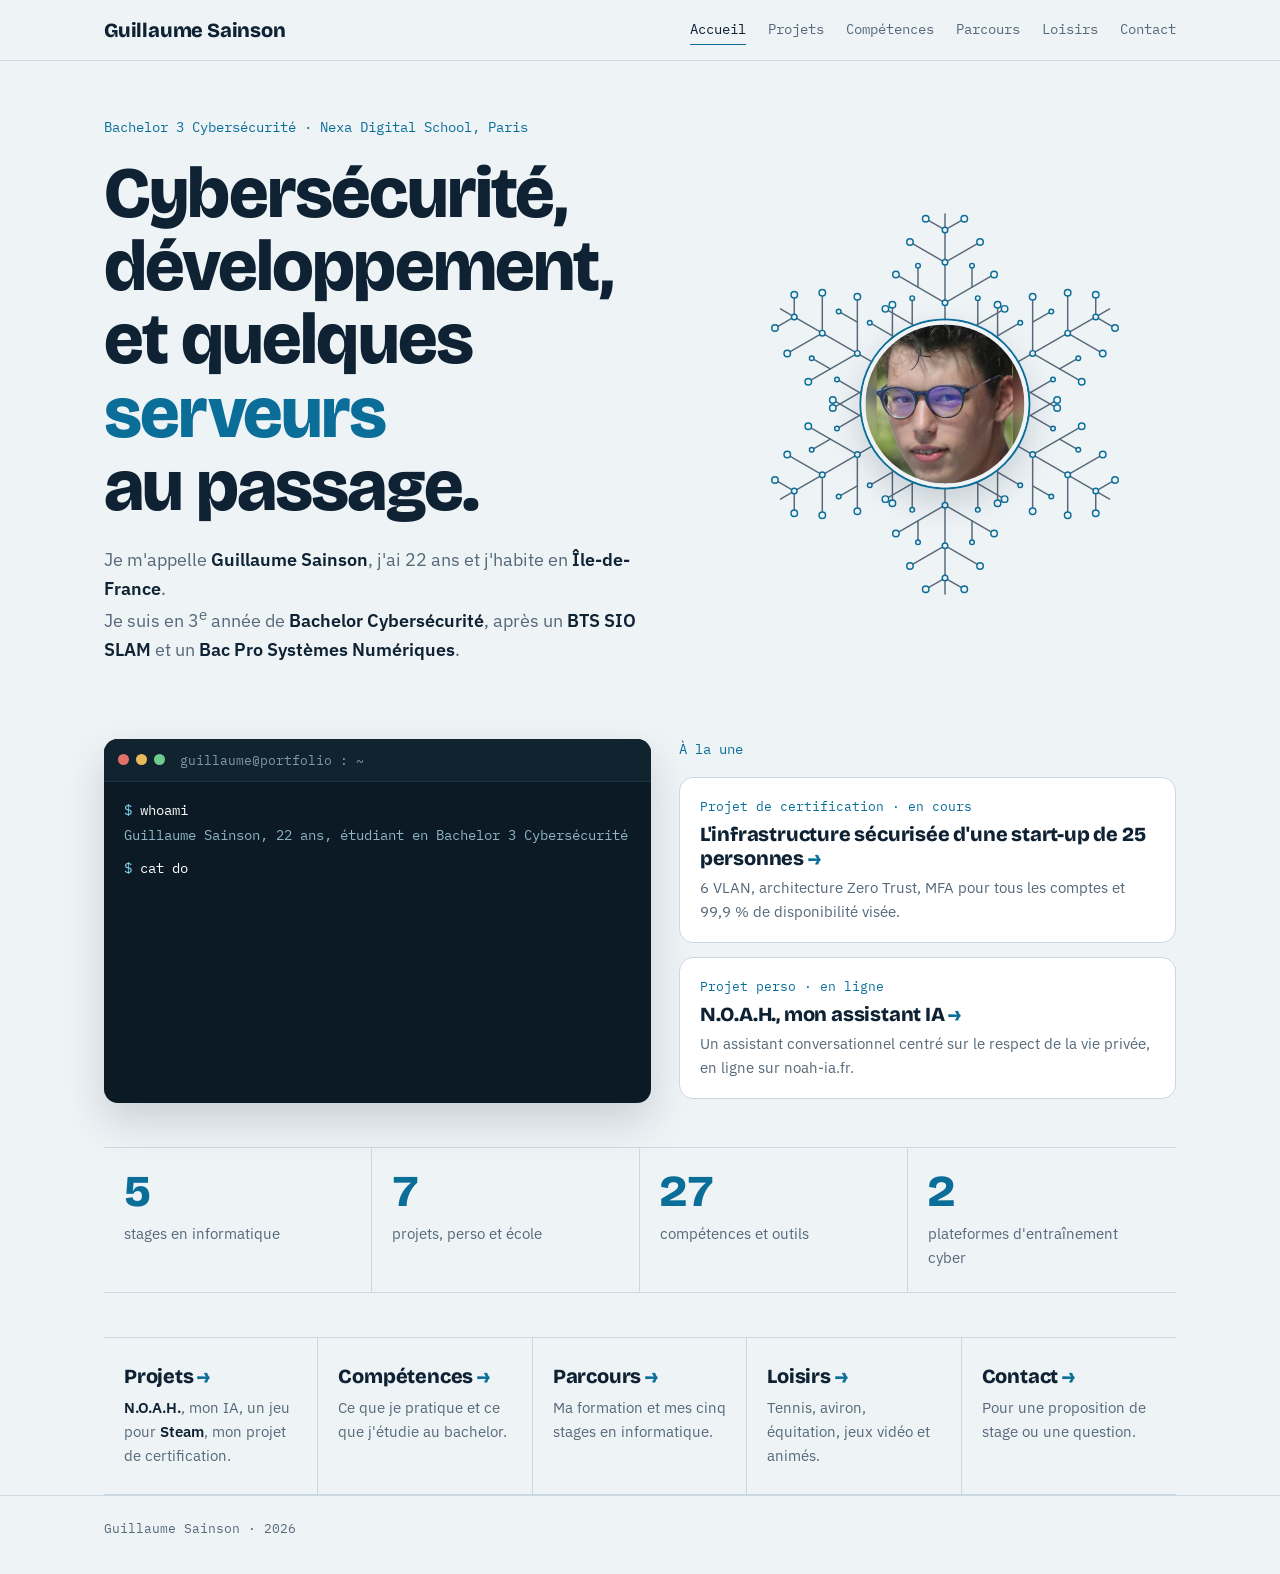
<file: index.html>
<!DOCTYPE html>
<html lang="fr">
<head>
  <meta charset="UTF-8">
  <meta name="viewport" content="width=device-width, initial-scale=1">
  <title>Portfolio Guillaume Sainson</title>
  <meta name="description" content="Portfolio de Guillaume Sainson, étudiant en 3e année de Bachelor Cybersécurité à Nexa Digital School, Paris.">
  <link rel="preconnect" href="https://fonts.googleapis.com">
  <link rel="preconnect" href="https://fonts.gstatic.com" crossorigin>
  <link href="https://fonts.googleapis.com/css2?family=Bricolage+Grotesque:opsz,wght@12..96,500;12..96,800&family=IBM+Plex+Mono:wght@400;500&family=IBM+Plex+Sans:wght@400;500;600&display=swap" rel="stylesheet">
  <link rel="stylesheet" href="css/style.css?v=202611180905">
</head>
<body>

  <!-- En-tête et menu (identiques sur toutes les pages) -->
  <header class="top">
    <div class="wrap">
      <a class="brand" href="index.html"><strong>Guillaume Sainson</strong></a>
      <nav aria-label="Pages">
        <a href="index.html" aria-current="page">Accueil</a>
        <a href="projets.html">Projets</a>
        <a href="competences.html">Compétences</a>
        <a href="parcours.html">Parcours</a>
        <a href="loisirs.html">Loisirs</a>
        <a href="contact.html">Contact</a>
      </nav>
    </div>
  </header>

  <!-- Contenu de la page -->
  <main>
  <div class="hero">
    <div class="wrap">
      <div>
        <p class="eyebrow">Bachelor 3 Cybersécurité · Nexa Digital School, Paris</p>
        <h1>Cybersécurité, développement, et quelques <em>serveurs</em> au passage.</h1>
        <p class="lead">Je m'appelle <b>Guillaume Sainson</b>, j'ai 22 ans et j'habite en <b>Île-de-France</b>.<br>Je suis en 3<sup>e</sup> année de <b>Bachelor Cybersécurité</b>, après un <b>BTS SIO SLAM</b> et un <b>Bac Pro Systèmes Numériques</b>.</p>
      </div>
      <div class="flake"><img class="avatar" src="images/profil/photo.jpg" alt="Photo de Guillaume Sainson" onerror="this.remove()"><canvas id="flake" role="img" aria-label="Flocon de neige dessiné comme un schéma de réseau"></canvas></div>
      <dl class="idcard" aria-label="En bref">
        <div><dt>Formation</dt><dd>Bachelor 3 Cybersécurité, Nexa Digital School</dd></div>
        <div><dt>Domaines</dt><dd>Systèmes, réseaux et sécurité</dd></div>
        <div><dt>Expérience</dt><dd>5 stages en informatique</dd></div>
        <div><dt>En ce moment</dt><dd>Projet de certification</dd></div>
        <div><dt>Lieu</dt><dd>Île-de-France</dd></div>
      </dl>
    </div>
  </div>

  

    <section class="home-band" aria-label="En bref">
      <div class="wrap">
        <div class="console" aria-label="Terminal de présentation">
          <div class="console-bar"><i></i><i></i><i></i><span>guillaume@portfolio : ~</span></div>
          <div class="console-body">
            <p class="ln cmd"><span class="pr">$</span> <span class="tx">whoami</span></p>
            <p class="ln out">Guillaume Sainson, 22 ans, étudiant en Bachelor 3 Cybersécurité</p>
            <p class="ln cmd"><span class="pr">$</span> <span class="tx">cat domaines.txt</span></p>
            <p class="ln out">Systèmes · Réseaux · Sécurité · Cloud</p>
            <p class="ln cmd"><span class="pr">$</span> <span class="tx">ls projets/</span></p>
            <p class="ln out">noah/  certification/  jeu-steam/  app-animes/</p>
            <p class="ln cmd"><span class="pr">$</span> <span class="tx">./en-ce-moment.sh</span></p>
            <p class="ln out">&gt; Projet de certification : sections 1 et 2 rédigées</p>
            <p class="ln out">&gt; Entraînement sur TryHackMe et Root-Me</p>
            <p class="ln cmd last"><span class="pr">$</span> <span class="cur" aria-hidden="true"></span></p>
          </div>
        </div>
        <div class="featured">
          <p class="eyebrow">À la une</p>
          <a class="feat" href="projets.html#projet-certification">
            <span class="feat-tag">Projet de certification · en cours</span>
            <strong>L'infrastructure sécurisée d'une start-up de 25 personnes</strong>
            <span>6 VLAN, architecture Zero Trust, MFA pour tous les comptes et 99,9 % de disponibilité visée.</span>
          </a>
          <a class="feat" href="projets.html#projet-noah">
            <span class="feat-tag">Projet perso · en ligne</span>
            <strong>N.O.A.H., mon assistant IA</strong>
            <span>Un assistant conversationnel centré sur le respect de la vie privée, en ligne sur noah-ia.fr.</span>
          </a>
        </div>
      </div>
    </section>

    <div class="wrap">
      <dl class="stats">
        <div><dt>5</dt><dd>stages en informatique</dd></div>
        <div><dt>7</dt><dd>projets, perso et école</dd></div>
        <div><dt>27</dt><dd>compétences et outils</dd></div>
        <div><dt>2</dt><dd>plateformes d'entraînement cyber</dd></div>
      </dl>
    </div>
    <div class="wrap">
      <nav class="doors" aria-label="Aller à une page">
        <a href="projets.html"><strong>Projets</strong><span><b>N.O.A.H.</b>, mon IA, un jeu pour <b>Steam</b>, mon projet de certification.</span></a>
        <a href="competences.html"><strong>Compétences</strong><span>Ce que je pratique et ce que j'étudie au bachelor.</span></a>
        <a href="parcours.html"><strong>Parcours</strong><span>Ma formation et mes cinq stages en informatique.</span></a>
        <a href="loisirs.html"><strong>Loisirs</strong><span>Tennis, aviron, équitation, jeux vidéo et animés.</span></a>
        <a href="contact.html"><strong>Contact</strong><span>Pour une proposition de stage ou une question.</span></a>
      </nav>
    </div>
  </main>

  <footer>
    <div class="wrap"><p>Guillaume Sainson · 2026</p></div>
  </footer>
  <script src="js/flocon.js?v=202611180905"></script>
  <script src="js/anim.js?v=202611180905"></script>
</body>
</html>
</file>
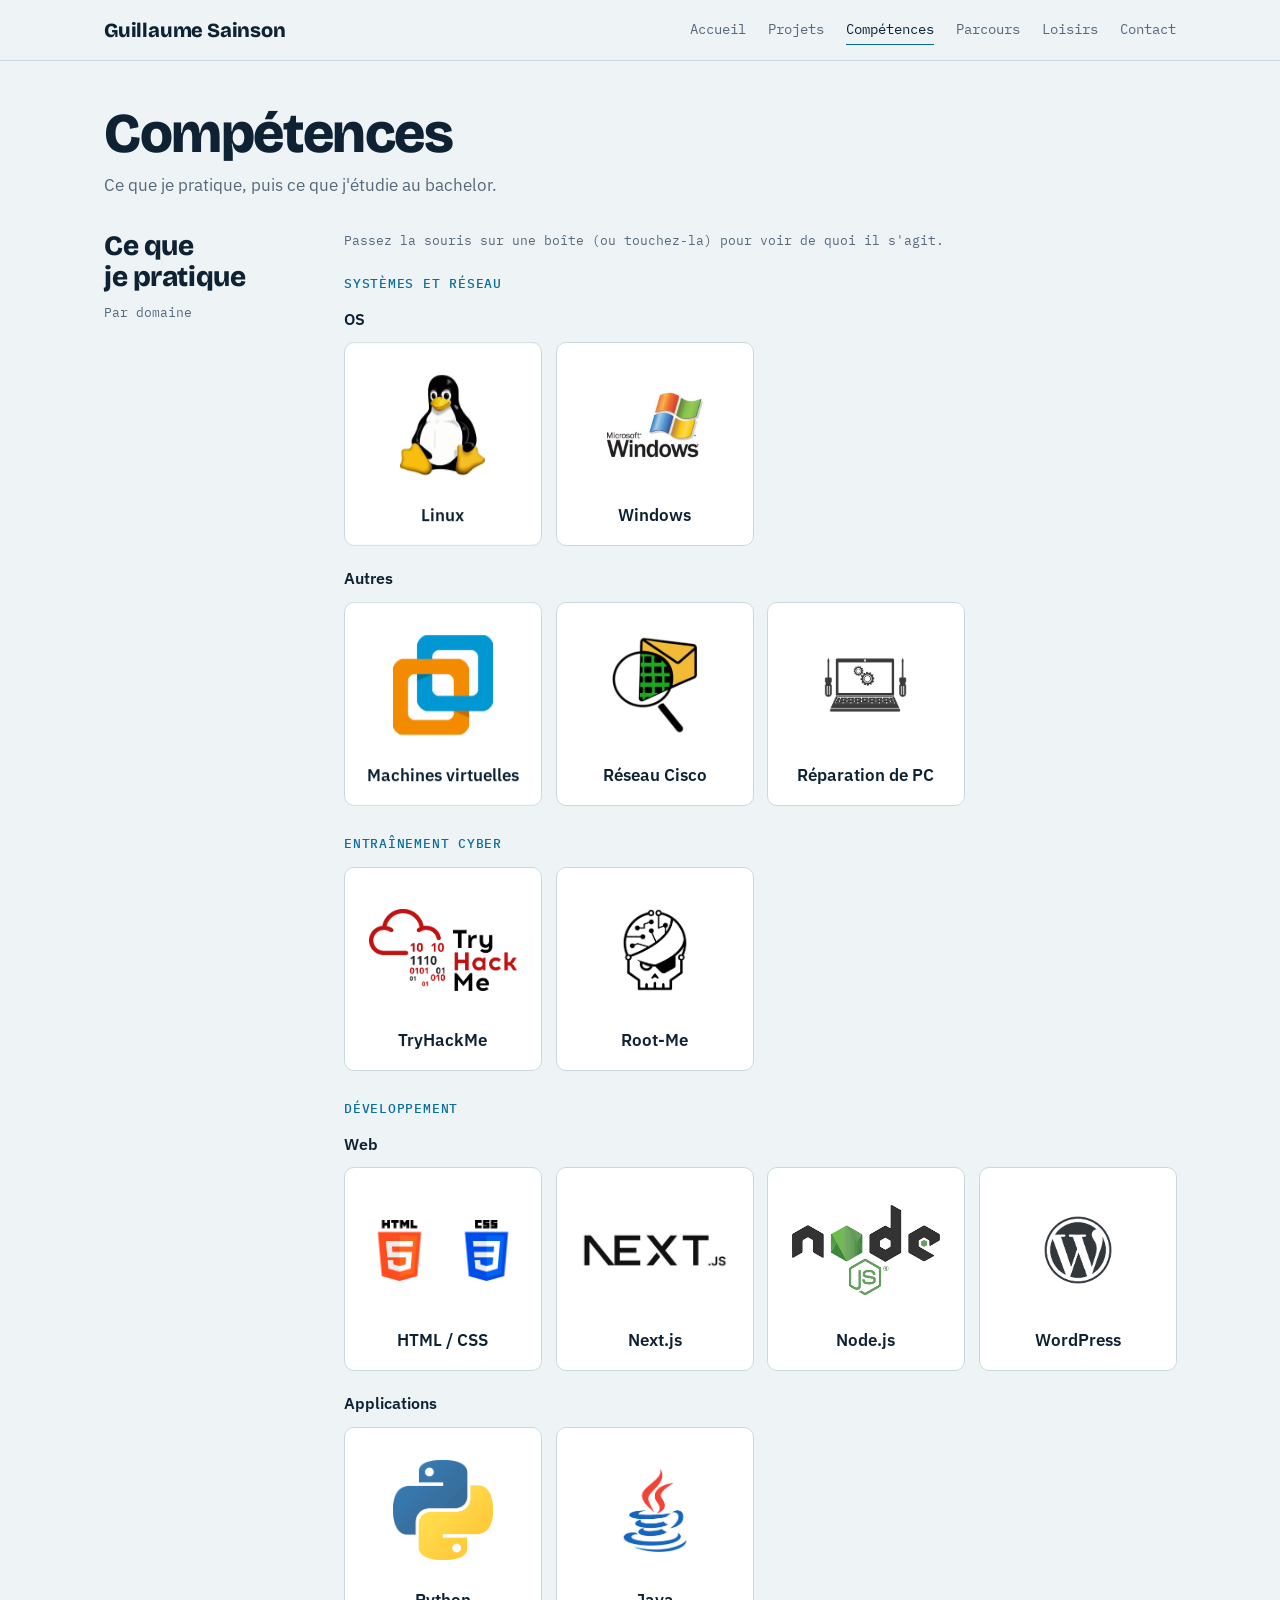
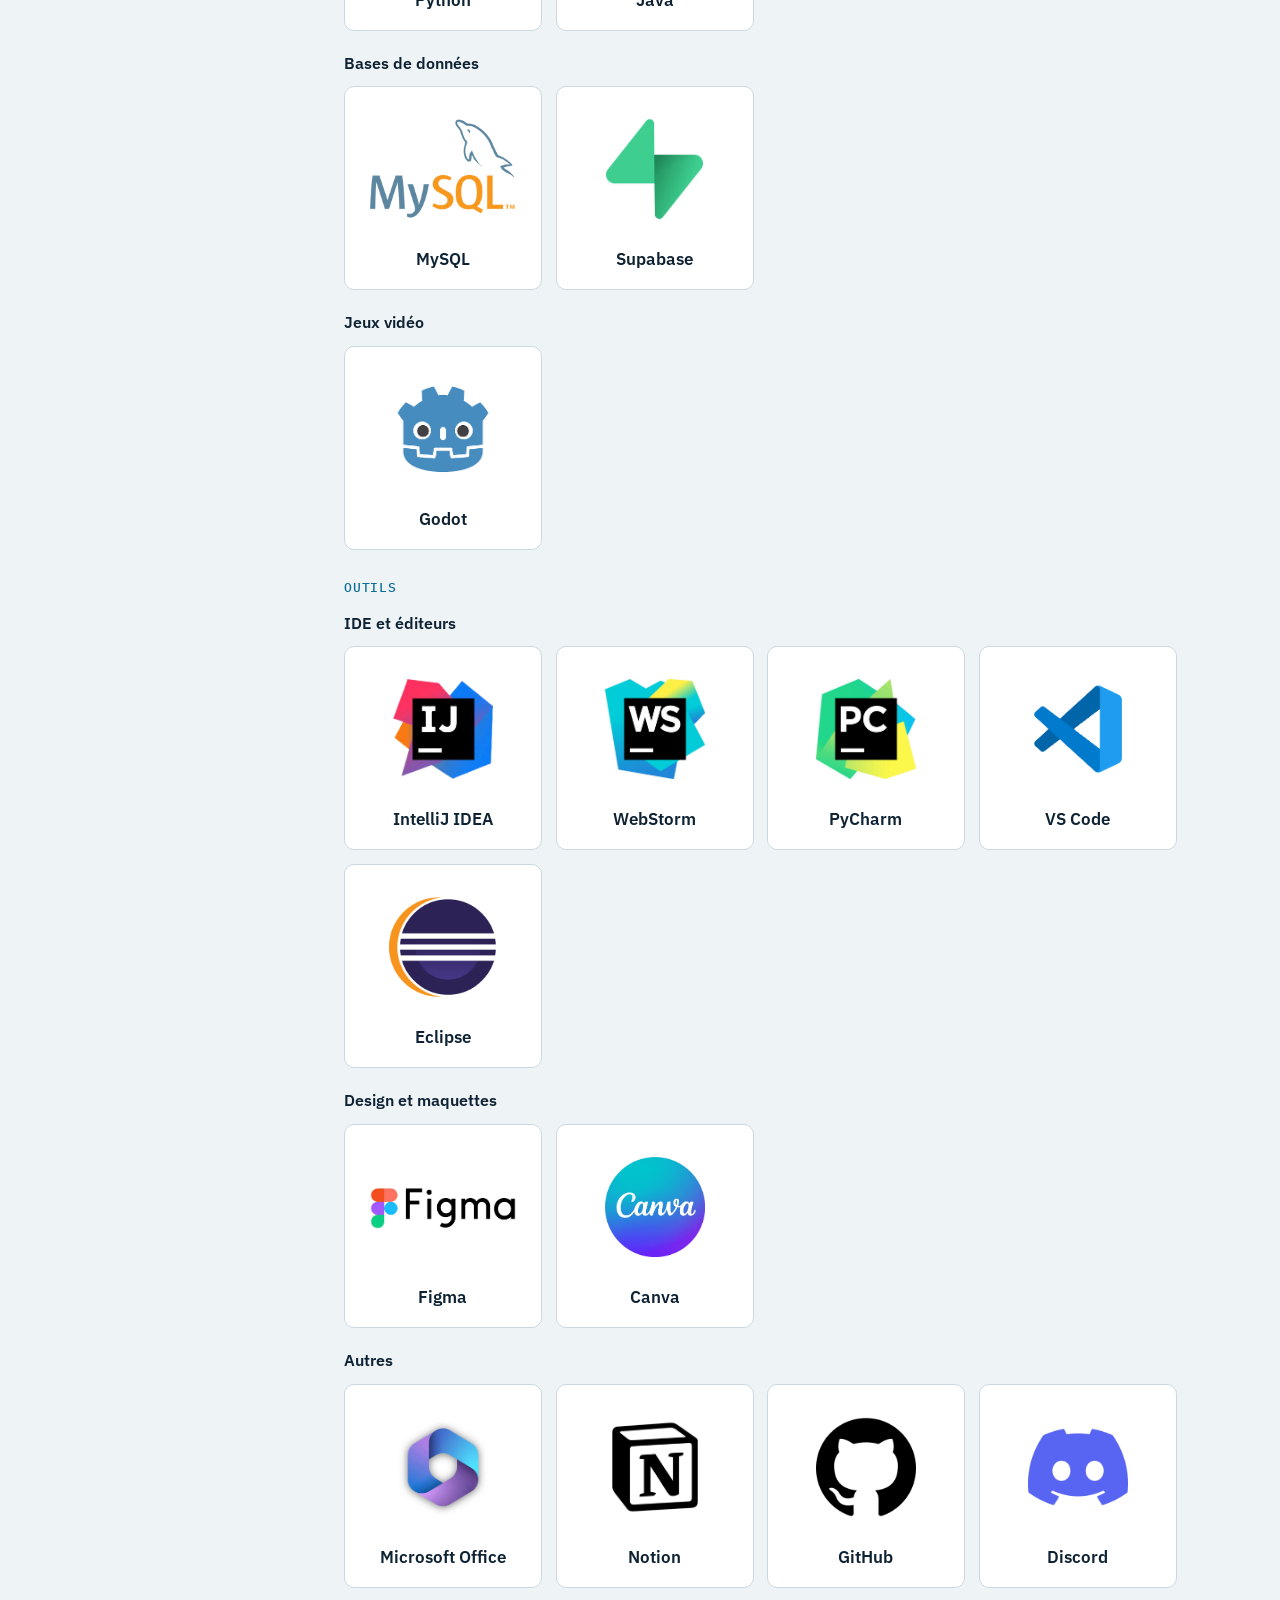
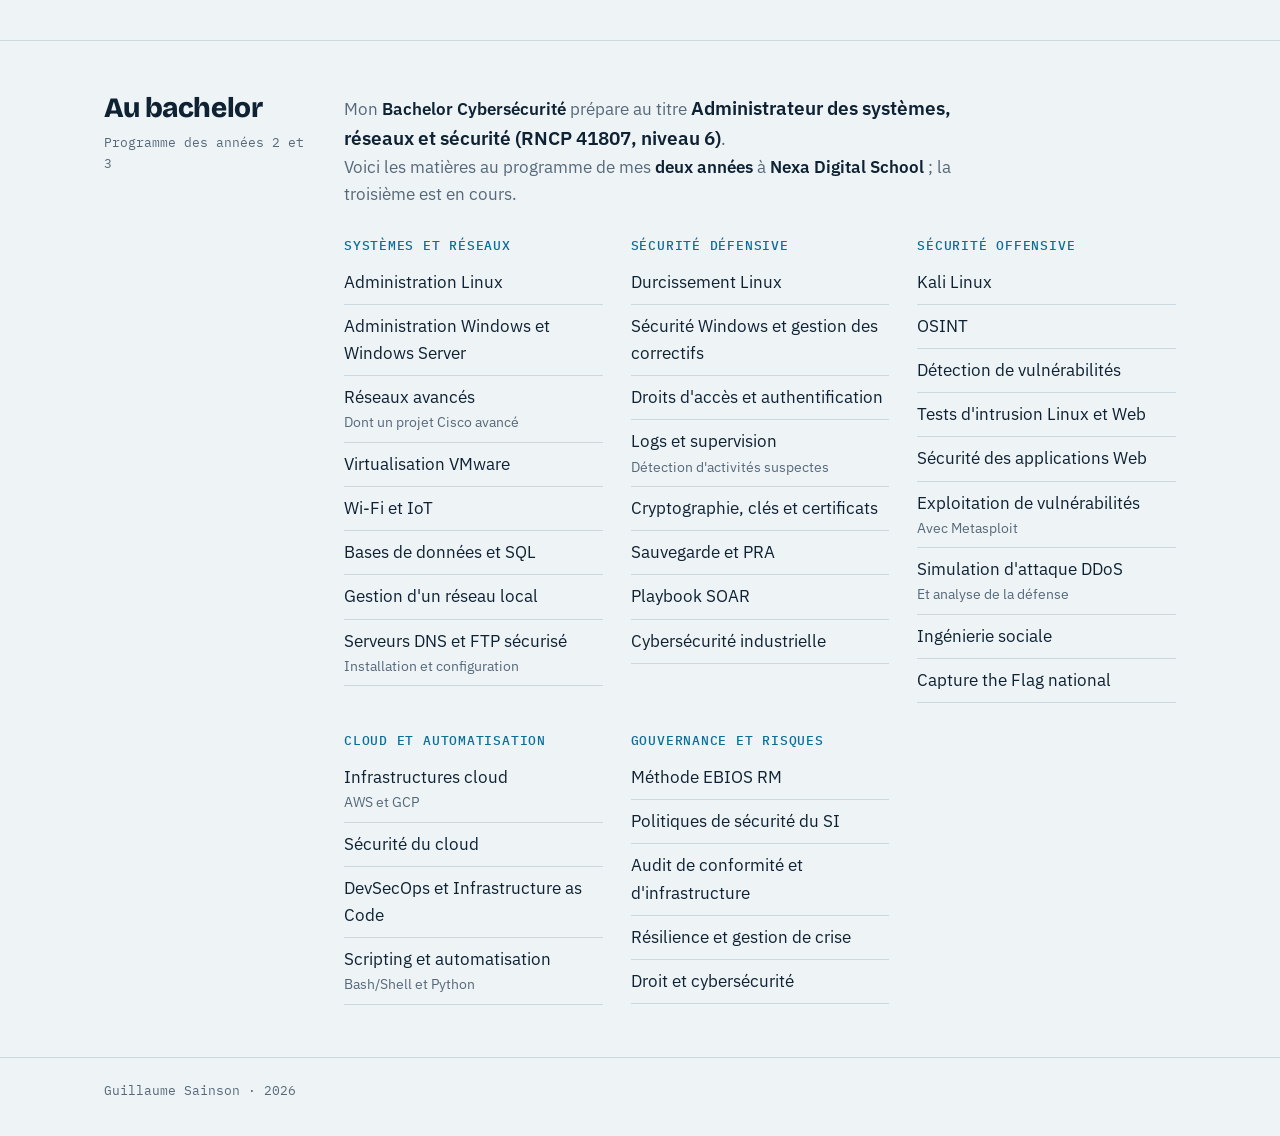
<file: competences.html>
<!DOCTYPE html>
<html lang="fr">
<head>
  <meta charset="UTF-8">
  <meta name="viewport" content="width=device-width, initial-scale=1">
  <title>Compétences · Guillaume Sainson</title>
  <meta name="description" content="Portfolio de Guillaume Sainson, étudiant en 3e année de Bachelor Cybersécurité à Nexa Digital School, Paris.">
  <link rel="preconnect" href="https://fonts.googleapis.com">
  <link rel="preconnect" href="https://fonts.gstatic.com" crossorigin>
  <link href="https://fonts.googleapis.com/css2?family=Bricolage+Grotesque:opsz,wght@12..96,500;12..96,800&family=IBM+Plex+Mono:wght@400;500&family=IBM+Plex+Sans:wght@400;500;600&display=swap" rel="stylesheet">
  <link rel="stylesheet" href="css/style.css?v=202611180905">
</head>
<body>

  <!-- En-tête et menu (identiques sur toutes les pages) -->
  <header class="top">
    <div class="wrap">
      <a class="brand" href="index.html"><strong>Guillaume Sainson</strong></a>
      <nav aria-label="Pages">
        <a href="index.html">Accueil</a>
        <a href="projets.html">Projets</a>
        <a href="competences.html" aria-current="page">Compétences</a>
        <a href="parcours.html">Parcours</a>
        <a href="loisirs.html">Loisirs</a>
        <a href="contact.html">Contact</a>
      </nav>
    </div>
  </header>

  <!-- Contenu de la page -->
  <main>
  <div class="pagehead"><div class="wrap"><h1>Compétences</h1><p>Ce que je pratique, puis ce que j'étudie au bachelor.</p></div></div>

  <section class="block flat">
    <div class="wrap">
      <div class="side"><h2>Ce que je pratique</h2><p>Par domaine</p></div>
      <div>
        <p class="hint">Passez la souris sur une boîte (ou touchez-la) pour voir de quoi il s'agit.</p>
<h3 class="grp">Systèmes et réseau</h3>
<h4 class="sub">OS</h4>
<ul class="tiles">
          <li class="tile" tabindex="0">
            <span class="front">
              <span class="ico"><img src="images/competences/linux.png" alt="" loading="lazy" onerror="this.remove()"><span class="mono" aria-hidden="true">LX</span></span>
              <span class="name">Linux</span>
            </span>
            <span class="back">
              <strong>Linux</strong>
              <span>Le système des <b>serveurs</b>.<br><b>Administration</b> et <b>durcissement</b> vus au bachelor.</span>
              <span class="lvl" role="img" aria-label="Niveau 3 sur 5"><i class="on"></i><i class="on"></i><i class="on"></i><i></i><i></i><b>3/5</b></span>
            </span>
          </li>
          <li class="tile" tabindex="0">
            <span class="front">
              <span class="ico"><img src="images/competences/windows.png" alt="" loading="lazy" onerror="this.remove()"><span class="mono" aria-hidden="true">WN</span></span>
              <span class="name">Windows</span>
            </span>
            <span class="back">
              <strong>Windows</strong>
              <span><b>Windows</b> et <b>Windows Server</b>.<br><b>Administration</b>, <b>sécurité</b> et gestion des correctifs vus au bachelor.</span>
            </span>
          </li>
</ul>
<h4 class="sub">Autres</h4>
<ul class="tiles">
          <li class="tile" tabindex="0">
            <span class="front">
              <span class="ico"><img src="images/competences/vm.png" alt="" loading="lazy" onerror="this.remove()"><span class="mono" aria-hidden="true">VM</span></span>
              <span class="name">Machines virtuelles</span>
            </span>
            <span class="back">
              <strong>Machines virtuelles</strong>
              <span>Création et gestion de <b>machines virtuelles</b>, notamment avec <b>VMware</b>.</span>
            </span>
          </li>
          <li class="tile" tabindex="0">
            <span class="front">
              <span class="ico"><img src="images/competences/cisco.png" alt="" loading="lazy" onerror="this.remove()"><span class="mono" aria-hidden="true">CI</span></span>
              <span class="name">Réseau Cisco</span>
            </span>
            <span class="back">
              <strong>Réseau Cisco</strong>
              <span>Configuration de réseaux : <b>routage</b>, <b>commutation</b>, <b>VLAN</b>.<br>Simulation avec <b>Packet Tracer</b>.</span>
            </span>
          </li>
          <li class="tile" tabindex="0">
            <span class="front">
              <span class="ico"><img src="images/competences/pc.png" alt="" loading="lazy" onerror="this.remove()"><span class="mono" aria-hidden="true">PC</span></span>
              <span class="name">Réparation de PC</span>
            </span>
            <span class="back">
              <strong>Réparation de PC</strong>
              <span><b>Diagnostic</b>, <b>montage</b> et <b>réparation</b> d'ordinateurs, tablettes et périphériques.</span>
              <span class="lvl" role="img" aria-label="Niveau 4 sur 5"><i class="on"></i><i class="on"></i><i class="on"></i><i class="on"></i><i></i><b>4/5</b></span>
            </span>
          </li>
</ul>
<h3 class="grp">Entraînement cyber</h3>
<ul class="tiles">
<li class="tile tile-link"><a href="https://tryhackme.com/p/frozerytb3" aria-label="TryHackMe, voir mon profil"><span class="front"><span class="ico"><img src="images/competences/tryhackme.png" alt="" loading="lazy" onerror="this.remove()"><span class="mono" aria-hidden="true">THM</span></span><span class="name">TryHackMe</span></span><span class="back"><strong>TryHackMe</strong><span>Plateforme d'<b>entraînement</b> à la cybersécurité, par <b>salles guidées</b>.</span><span class="cta">Cliquez pour voir mon profil →</span></span></a></li>
<li class="tile tile-link"><a href="https://www.root-me.org/FrozerYTB" aria-label="Root-Me, voir mon profil"><span class="front"><span class="ico"><img src="images/competences/rootme.png" alt="" loading="lazy" onerror="this.remove()"><span class="mono" aria-hidden="true">RM</span></span><span class="name">Root-Me</span></span><span class="back"><strong>Root-Me</strong><span>Plateforme française de <b>challenges</b> de sécurité et de hacking.</span><span class="cta">Cliquez pour voir mon profil →</span></span></a></li>
</ul>
<h3 class="grp">Développement</h3>
<h4 class="sub">Web</h4>
<ul class="tiles">
          <li class="tile" tabindex="0">
            <span class="front">
              <span class="ico"><img src="images/competences/html.png" alt="" loading="lazy" onerror="this.remove()"><img src="images/competences/css.png" alt="" loading="lazy" onerror="this.remove()"><span class="mono" aria-hidden="true">&lt;/&gt;</span></span>
              <span class="name">HTML / CSS</span>
            </span>
            <span class="back">
              <strong>HTML / CSS</strong>
              <span>Les langages qui <b>structurent</b> et <b>mettent en forme</b> les pages web.</span>
              <span class="lvl" role="img" aria-label="Niveau 2 sur 5"><i class="on"></i><i class="on"></i><i></i><i></i><i></i><b>2/5</b></span>
            </span>
          </li>
          <li class="tile" tabindex="0">
            <span class="front">
              <span class="ico"><img src="images/competences/nextjs.png" alt="" loading="lazy" onerror="this.remove()"><span class="mono" aria-hidden="true">NX</span></span>
              <span class="name">Next.js</span>
            </span>
            <span class="back">
              <strong>Next.js</strong>
              <span><b>Framework web</b>.<br>Je l'utilise pour le site de <b>N.O.A.H.</b></span>
              <span class="lvl" role="img" aria-label="Niveau 1 sur 5"><i class="on"></i><i></i><i></i><i></i><i></i><b>1/5</b></span>
            </span>
          </li>
          <li class="tile" tabindex="0">
            <span class="front">
              <span class="ico"><img src="images/competences/nodejs.png" alt="" loading="lazy" onerror="this.remove()"><span class="mono" aria-hidden="true">ND</span></span>
              <span class="name">Node.js</span>
            </span>
            <span class="back">
              <strong>Node.js</strong>
              <span><b>Environnement d'exécution</b> <b>JavaScript</b>.<br><b>Next.js</b> tourne dessus.</span>
              <span class="lvl" role="img" aria-label="Niveau 1 sur 5"><i class="on"></i><i></i><i></i><i></i><i></i><b>1/5</b></span>
            </span>
          </li>
          <li class="tile" tabindex="0">
            <span class="front">
              <span class="ico"><img src="images/competences/wordpress.png" alt="" loading="lazy" onerror="this.remove()"><span class="mono" aria-hidden="true">WP</span></span>
              <span class="name">WordPress</span>
            </span>
            <span class="back">
              <strong>WordPress</strong>
              <span><b>Création de sites</b> sans tout coder, pratiquée en stage.</span>
            </span>
          </li>
</ul>
<h4 class="sub">Applications</h4>
<ul class="tiles">
          <li class="tile" tabindex="0">
            <span class="front">
              <span class="ico"><img src="images/competences/python.png" alt="" loading="lazy" onerror="this.remove()"><span class="mono" aria-hidden="true">PY</span></span>
              <span class="name">Python</span>
            </span>
            <span class="back">
              <strong>Python</strong>
              <span>Langage de <b>script</b> et d'<b>automatisation</b>.<br>C'est celui de mon IA <b>N.O.A.H.</b></span>
              <span class="lvl" role="img" aria-label="Niveau 1 sur 5"><i class="on"></i><i></i><i></i><i></i><i></i><b>1/5</b></span>
            </span>
          </li>
          <li class="tile" tabindex="0">
            <span class="front">
              <span class="ico"><img src="images/competences/java.png" alt="" loading="lazy" onerror="this.remove()"><span class="mono" aria-hidden="true">JV</span></span>
              <span class="name">Java</span>
            </span>
            <span class="back">
              <strong>Java</strong>
              <span>Langage de programmation <b>orienté objet</b>.</span>
              <span class="lvl" role="img" aria-label="Niveau 1 sur 5"><i class="on"></i><i></i><i></i><i></i><i></i><b>1/5</b></span>
            </span>
          </li>
</ul>
<h4 class="sub">Bases de données</h4>
<ul class="tiles">
          <li class="tile" tabindex="0">
            <span class="front">
              <span class="ico"><img src="images/competences/mysql.png" alt="" loading="lazy" onerror="this.remove()"><span class="mono" aria-hidden="true">SQL</span></span>
              <span class="name">MySQL</span>
            </span>
            <span class="back">
              <strong>MySQL</strong>
              <span><b>Base de données</b> relationnelle, interrogée en <b>SQL</b>.</span>
            </span>
          </li>
          <li class="tile" tabindex="0">
            <span class="front">
              <span class="ico"><img src="images/competences/supabase.png" alt="" loading="lazy" onerror="this.remove()"><span class="mono" aria-hidden="true">SB</span></span>
              <span class="name">Supabase</span>
            </span>
            <span class="back">
              <strong>Supabase</strong>
              <span><b>Base de données</b> en ligne et <b>authentification</b>, basée sur <b>PostgreSQL</b>.</span>
            </span>
          </li>
</ul>
<h4 class="sub">Jeux vidéo</h4>
<ul class="tiles">
          <li class="tile" tabindex="0">
            <span class="front">
              <span class="ico"><img src="images/competences/godot.png" alt="" loading="lazy" onerror="this.remove()"><span class="mono" aria-hidden="true">GD</span></span>
              <span class="name">Godot</span>
            </span>
            <span class="back">
              <strong>Godot</strong>
              <span><b>Moteur de jeu</b>.<br>Je l'utilise pour mon jeu destiné à <b>Steam</b>.</span>
              <span class="lvl" role="img" aria-label="Niveau 1 sur 5"><i class="on"></i><i></i><i></i><i></i><i></i><b>1/5</b></span>
            </span>
          </li>
</ul>
<h3 class="grp">Outils</h3>
<h4 class="sub">IDE et éditeurs</h4>
<ul class="tiles">
          <li class="tile" tabindex="0">
            <span class="front">
              <span class="ico"><img src="images/competences/intellij.png" alt="" loading="lazy" onerror="this.remove()"><span class="mono" aria-hidden="true">IJ</span></span>
              <span class="name">IntelliJ IDEA</span>
            </span>
            <span class="back">
              <strong>IntelliJ IDEA</strong>
              <span><b>Environnement de développement</b> pour <b>Java</b>.</span>
              <span class="lvl" role="img" aria-label="Niveau 4 sur 5"><i class="on"></i><i class="on"></i><i class="on"></i><i class="on"></i><i></i><b>4/5</b></span>
            </span>
          </li>
          <li class="tile" tabindex="0">
            <span class="front">
              <span class="ico"><img src="images/competences/webstorm.png" alt="" loading="lazy" onerror="this.remove()"><span class="mono" aria-hidden="true">WS</span></span>
              <span class="name">WebStorm</span>
            </span>
            <span class="back">
              <strong>WebStorm</strong>
              <span><b>Environnement de développement</b> pour le web et <b>JavaScript</b>.</span>
              <span class="lvl" role="img" aria-label="Niveau 4 sur 5"><i class="on"></i><i class="on"></i><i class="on"></i><i class="on"></i><i></i><b>4/5</b></span>
            </span>
          </li>
          <li class="tile" tabindex="0">
            <span class="front">
              <span class="ico"><img src="images/competences/pycharm.png" alt="" loading="lazy" onerror="this.remove()"><span class="mono" aria-hidden="true">PC</span></span>
              <span class="name">PyCharm</span>
            </span>
            <span class="back">
              <strong>PyCharm</strong>
              <span><b>Environnement de développement</b> pour <b>Python</b>.</span>
              <span class="lvl" role="img" aria-label="Niveau 4 sur 5"><i class="on"></i><i class="on"></i><i class="on"></i><i class="on"></i><i></i><b>4/5</b></span>
            </span>
          </li>
          <li class="tile" tabindex="0">
            <span class="front">
              <span class="ico"><img src="images/competences/vscode.png" alt="" loading="lazy" onerror="this.remove()"><span class="mono" aria-hidden="true">VS</span></span>
              <span class="name">VS Code</span>
            </span>
            <span class="back">
              <strong>VS Code</strong>
              <span>Mon <b>éditeur de code</b> au quotidien.<br>Je l'utilise plus rarement.</span>
            </span>
          </li>
          <li class="tile" tabindex="0">
            <span class="front">
              <span class="ico"><img src="images/competences/eclipse.png" alt="" loading="lazy" onerror="this.remove()"><span class="mono" aria-hidden="true">EC</span></span>
              <span class="name">Eclipse</span>
            </span>
            <span class="back">
              <strong>Eclipse</strong>
              <span><b>Environnement de développement</b>, utilisé pour <b>Java</b>.<br>Je l'utilise plus rarement.</span>
            </span>
          </li>
</ul>
<h4 class="sub">Design et maquettes</h4>
<ul class="tiles">
          <li class="tile" tabindex="0">
            <span class="front">
              <span class="ico"><img src="images/competences/figma.png" alt="" loading="lazy" onerror="this.remove()"><span class="mono" aria-hidden="true">FG</span></span>
              <span class="name">Figma</span>
            </span>
            <span class="back">
              <strong>Figma</strong>
              <span><b>Maquettes</b> d'interfaces et de sites web.</span>
              <span class="lvl" role="img" aria-label="Niveau 2 sur 5"><i class="on"></i><i class="on"></i><i></i><i></i><i></i><b>2/5</b></span>
            </span>
          </li>
          <li class="tile" tabindex="0">
            <span class="front">
              <span class="ico"><img src="images/competences/canva.png" alt="" loading="lazy" onerror="this.remove()"><span class="mono" aria-hidden="true">CV</span></span>
              <span class="name">Canva</span>
            </span>
            <span class="back">
              <strong>Canva</strong>
              <span><b>Visuels</b> et supports de présentation.</span>
              <span class="lvl" role="img" aria-label="Niveau 4 sur 5"><i class="on"></i><i class="on"></i><i class="on"></i><i class="on"></i><i></i><b>4/5</b></span>
            </span>
          </li>
</ul>
<h4 class="sub">Autres</h4>
<ul class="tiles">
          <li class="tile" tabindex="0">
            <span class="front">
              <span class="ico"><img src="images/competences/office.png" alt="" loading="lazy" onerror="this.remove()"><span class="mono" aria-hidden="true">MS</span></span>
              <span class="name">Microsoft Office</span>
            </span>
            <span class="back">
              <strong>Microsoft Office</strong>
              <span><b>Word</b>, <b>Excel</b>, <b>PowerPoint</b> et messagerie.</span>
              <span class="lvl" role="img" aria-label="Niveau 4 sur 5"><i class="on"></i><i class="on"></i><i class="on"></i><i class="on"></i><i></i><b>4/5</b></span>
            </span>
          </li>
          <li class="tile" tabindex="0">
            <span class="front">
              <span class="ico"><img src="images/competences/notion.png" alt="" loading="lazy" onerror="this.remove()"><span class="mono" aria-hidden="true">NT</span></span>
              <span class="name">Notion</span>
            </span>
            <span class="back">
              <strong>Notion</strong>
              <span>C'est là que j'écris la plupart de mes <b>cahiers des charges</b> et que je note les <b>bugs</b>.</span>
              <span class="lvl" role="img" aria-label="Niveau 4 sur 5"><i class="on"></i><i class="on"></i><i class="on"></i><i class="on"></i><i></i><b>4/5</b></span>
            </span>
          </li>
<li class="tile tile-link"><a href="https://github.com/FrozerYTB" aria-label="GitHub, voir mon profil"><span class="front"><span class="ico"><img src="images/competences/github.png" alt="" loading="lazy" onerror="this.remove()"><span class="mono" aria-hidden="true">GH</span></span><span class="name">GitHub</span></span><span class="back"><strong>GitHub</strong><span><b>Hébergement</b> et <b>suivi des versions</b> de mon code.</span><span class="lvl" role="img" aria-label="Niveau 4 sur 5"><i class="on"></i><i class="on"></i><i class="on"></i><i class="on"></i><i></i><b>4/5</b></span><span class="cta">Cliquez pour voir mon profil →</span></span></a></li>
          <li class="tile" tabindex="0">
            <span class="front">
              <span class="ico"><img src="images/competences/discord.png" alt="" loading="lazy" onerror="this.remove()"><span class="mono" aria-hidden="true">DC</span></span>
              <span class="name">Discord</span>
            </span>
            <span class="back">
              <strong>Discord</strong>
              <span>Je <b>crée</b> et <b>configure</b> des serveurs : jeu, communauté, entraide.</span>
              <span class="lvl" role="img" aria-label="Niveau 4 sur 5"><i class="on"></i><i class="on"></i><i class="on"></i><i class="on"></i><i></i><b>4/5</b></span>
            </span>
          </li>
</ul>
      </div>
    </div>
  </section>
  <section class="block">
    <div class="wrap">
      <div class="side">
        <h2>Au bachelor</h2>
        <p>Programme des années 2 et 3</p>
      </div>
      <div>
        <p class="intro">Mon <b>Bachelor Cybersécurité</b> prépare au titre <b class="big">Administrateur des systèmes, réseaux et sécurité (RNCP 41807, niveau 6)</b>.<br>Voici les matières au programme de mes <b>deux années</b> à <b>Nexa Digital School</b> ; la troisième est en cours.</p>
        <div class="skills">
          <div>
            <h3>Systèmes et réseaux</h3>
            <ul>
              <li>Administration Linux</li>
              <li>Administration Windows et Windows Server</li>
              <li>Réseaux avancés<small>Dont un projet Cisco avancé</small></li>
              <li>Virtualisation VMware</li>
              <li>Wi-Fi et IoT</li>
              <li>Bases de données et SQL</li>
              <li>Gestion d'un réseau local</li>
              <li>Serveurs DNS et FTP sécurisé<small>Installation et configuration</small></li>
            </ul>
          </div>
          <div>
            <h3>Sécurité défensive</h3>
            <ul>
              <li>Durcissement Linux</li>
              <li>Sécurité Windows et gestion des correctifs</li>
              <li>Droits d'accès et authentification</li>
              <li>Logs et supervision<small>Détection d'activités suspectes</small></li>
              <li>Cryptographie, clés et certificats</li>
              <li>Sauvegarde et PRA</li>
              <li>Playbook SOAR</li>
              <li>Cybersécurité industrielle</li>
            </ul>
          </div>
          <div>
            <h3>Sécurité offensive</h3>
            <ul>
              <li>Kali Linux</li>
              <li>OSINT</li>
              <li>Détection de vulnérabilités</li>
              <li>Tests d'intrusion Linux et Web</li>
              <li>Sécurité des applications Web</li>
              <li>Exploitation de vulnérabilités<small>Avec Metasploit</small></li>
              <li>Simulation d'attaque DDoS<small>Et analyse de la défense</small></li>
              <li>Ingénierie sociale</li>
              <li>Capture the Flag national</li>
            </ul>
          </div>
          <div>
            <h3>Cloud et automatisation</h3>
            <ul>
              <li>Infrastructures cloud<small>AWS et GCP</small></li>
              <li>Sécurité du cloud</li>
              <li>DevSecOps et Infrastructure as Code</li>
              <li>Scripting et automatisation<small>Bash/Shell et Python</small></li>
            </ul>
          </div>
          <div>
            <h3>Gouvernance et risques</h3>
            <ul>
              <li>Méthode EBIOS RM</li>
              <li>Politiques de sécurité du SI</li>
              <li>Audit de conformité et d'infrastructure</li>
              <li>Résilience et gestion de crise</li>
              <li>Droit et cybersécurité</li>
            </ul>
          </div>
        </div>
      </div>
    </div>
  </section>
  </main>

  <footer>
    <div class="wrap"><p>Guillaume Sainson · 2026</p></div>
  </footer>
  <script src="js/anim.js?v=202611180905"></script>
</body>
</html>
</file>
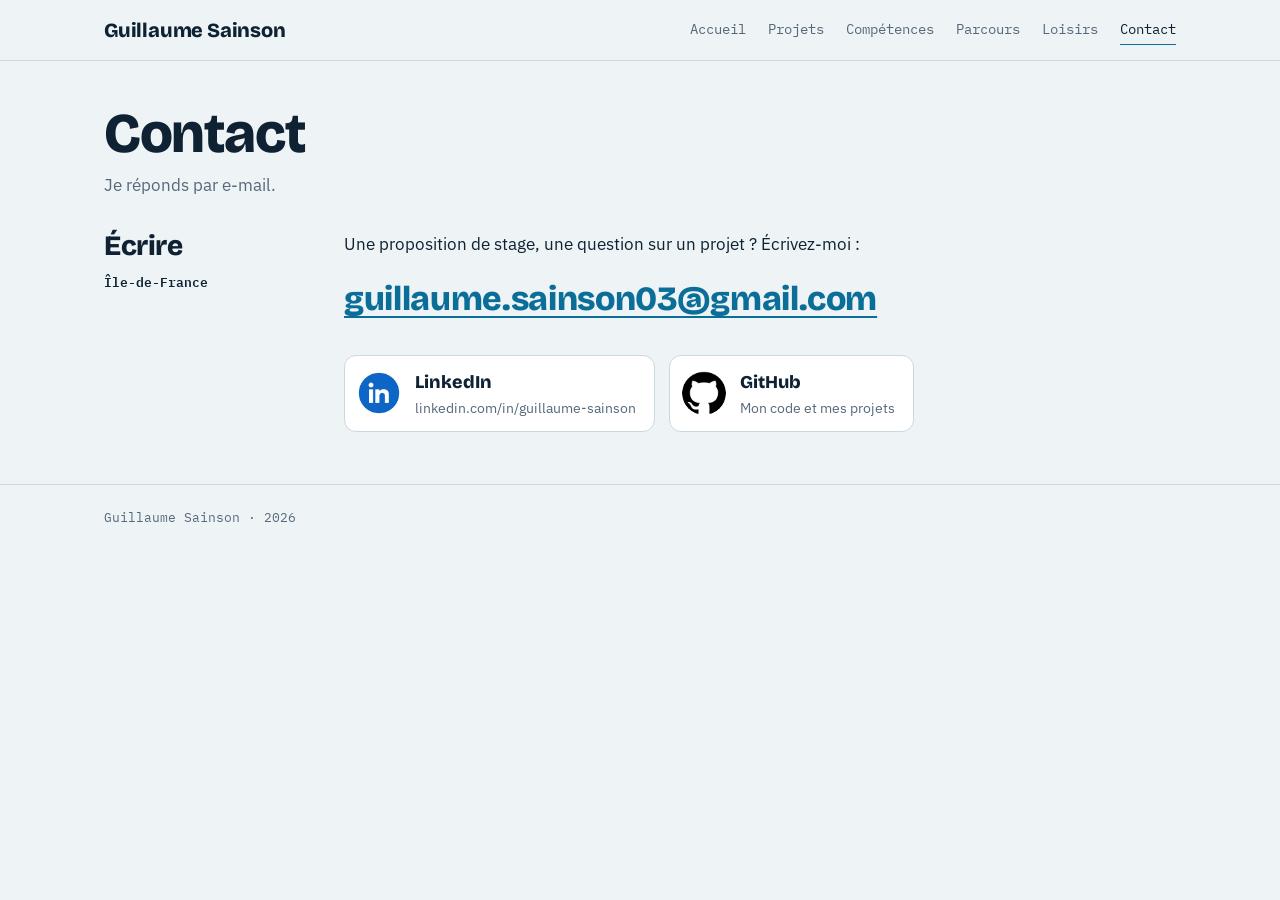
<file: contact.html>
<!DOCTYPE html>
<html lang="fr">
<head>
  <meta charset="UTF-8">
  <meta name="viewport" content="width=device-width, initial-scale=1">
  <title>Contact · Guillaume Sainson</title>
  <meta name="description" content="Portfolio de Guillaume Sainson, étudiant en 3e année de Bachelor Cybersécurité à Nexa Digital School, Paris.">
  <link rel="preconnect" href="https://fonts.googleapis.com">
  <link rel="preconnect" href="https://fonts.gstatic.com" crossorigin>
  <link href="https://fonts.googleapis.com/css2?family=Bricolage+Grotesque:opsz,wght@12..96,500;12..96,800&family=IBM+Plex+Mono:wght@400;500&family=IBM+Plex+Sans:wght@400;500;600&display=swap" rel="stylesheet">
  <link rel="stylesheet" href="css/style.css?v=202611180905">
</head>
<body>

  <!-- En-tête et menu (identiques sur toutes les pages) -->
  <header class="top">
    <div class="wrap">
      <a class="brand" href="index.html"><strong>Guillaume Sainson</strong></a>
      <nav aria-label="Pages">
        <a href="index.html">Accueil</a>
        <a href="projets.html">Projets</a>
        <a href="competences.html">Compétences</a>
        <a href="parcours.html">Parcours</a>
        <a href="loisirs.html">Loisirs</a>
        <a href="contact.html" aria-current="page">Contact</a>
      </nav>
    </div>
  </header>

  <!-- Contenu de la page -->
  <main>
  <div class="pagehead"><div class="wrap"><h1>Contact</h1><p>Je réponds par e-mail.</p></div></div>
<section class="block flat" >
    <div class="wrap">
      <div class="side">
        <h2>Écrire</h2>
        <p><b>Île-de-France</b></p>
      </div>
      <div class="contact">
        <p>Une proposition de stage, une question sur un projet ? Écrivez-moi :</p>
        <a class="mail" href="mailto:guillaume.sainson03@gmail.com">guillaume.sainson03@gmail.com</a>
        <ul class="links">
          <li><a href="https://www.linkedin.com/in/guillaume-sainson/"><img src="images/contact/linkedin.png" alt="" onerror="this.remove()"><span><strong>LinkedIn</strong><small>linkedin.com/in/guillaume-sainson</small></span></a></li>
          <li><a href="https://github.com/FrozerYTB"><img src="images/contact/github.png" alt="" onerror="this.remove()"><span><strong>GitHub</strong><small>Mon code et mes projets</small></span></a></li>
        </ul>
      </div>
    </div>
  </section>
  </main>

  <footer>
    <div class="wrap"><p>Guillaume Sainson · 2026</p></div>
  </footer>
  <script src="js/anim.js?v=202611180905"></script>
</body>
</html>
</file>
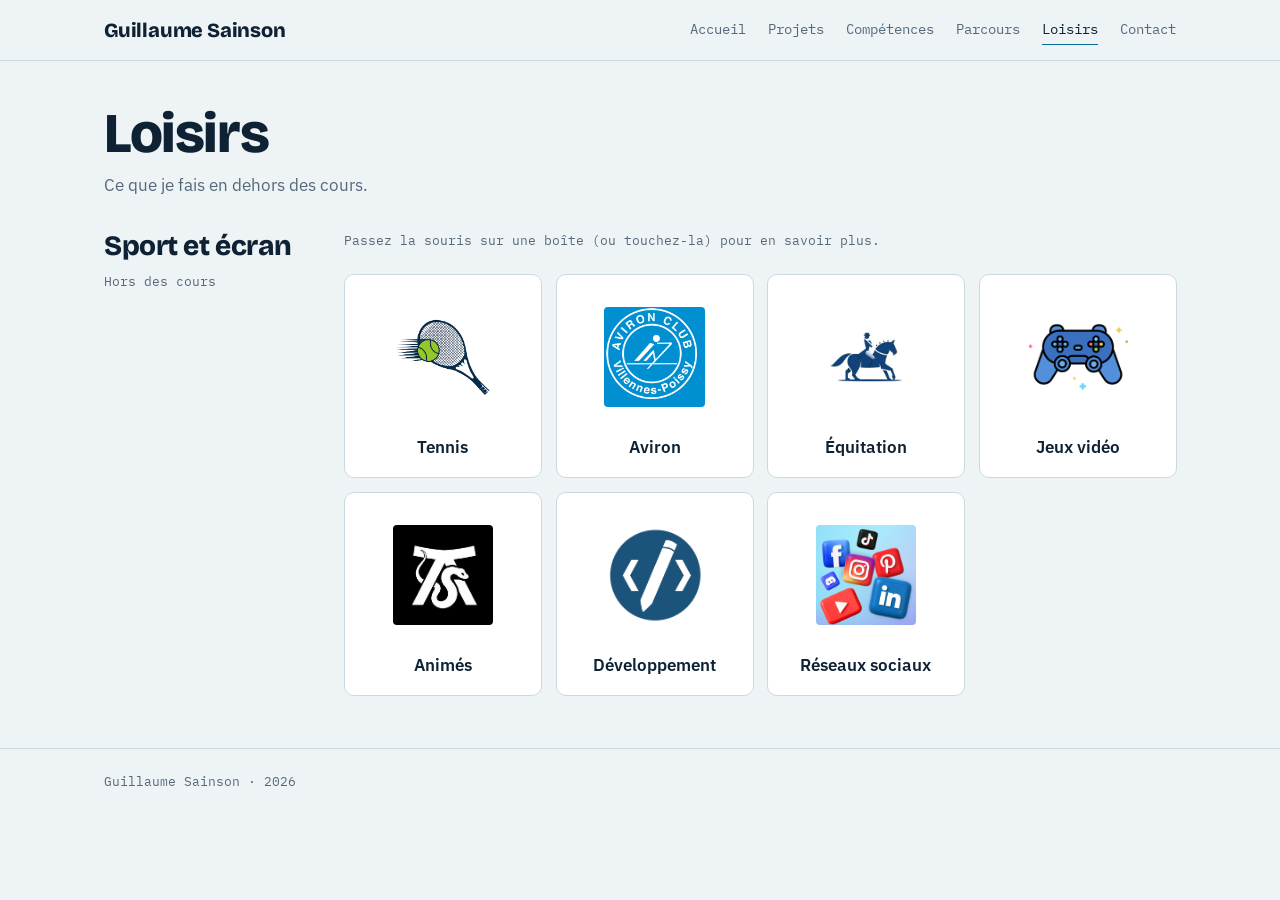
<file: loisirs.html>
<!DOCTYPE html>
<html lang="fr">
<head>
  <meta charset="UTF-8">
  <meta name="viewport" content="width=device-width, initial-scale=1">
  <title>Loisirs · Guillaume Sainson</title>
  <meta name="description" content="Portfolio de Guillaume Sainson, étudiant en 3e année de Bachelor Cybersécurité à Nexa Digital School, Paris.">
  <link rel="preconnect" href="https://fonts.googleapis.com">
  <link rel="preconnect" href="https://fonts.gstatic.com" crossorigin>
  <link href="https://fonts.googleapis.com/css2?family=Bricolage+Grotesque:opsz,wght@12..96,500;12..96,800&family=IBM+Plex+Mono:wght@400;500&family=IBM+Plex+Sans:wght@400;500;600&display=swap" rel="stylesheet">
  <link rel="stylesheet" href="css/style.css?v=202611180905">
</head>
<body>

  <!-- En-tête et menu (identiques sur toutes les pages) -->
  <header class="top">
    <div class="wrap">
      <a class="brand" href="index.html"><strong>Guillaume Sainson</strong></a>
      <nav aria-label="Pages">
        <a href="index.html">Accueil</a>
        <a href="projets.html">Projets</a>
        <a href="competences.html">Compétences</a>
        <a href="parcours.html">Parcours</a>
        <a href="loisirs.html" aria-current="page">Loisirs</a>
        <a href="contact.html">Contact</a>
      </nav>
    </div>
  </header>

  <!-- Contenu de la page -->
  <main>
  <div class="pagehead"><div class="wrap"><h1>Loisirs</h1><p>Ce que je fais en dehors des cours.</p></div></div>
  <section class="block flat">
    <div class="wrap">
      <div class="side"><h2>Sport et écran</h2><p>Hors des cours</p></div>
      <div>
        <p class="hint">Passez la souris sur une boîte (ou touchez-la) pour en savoir plus.</p>
<ul class="tiles">
          <li class="tile" tabindex="0">
            <span class="front">
              <span class="ico"><img src="images/loisirs/tennis.png" alt="" loading="lazy" onerror="this.remove()"><span class="mono" aria-hidden="true">TN</span></span>
              <span class="name">Tennis</span>
            </span>
            <span class="back">
              <strong>Tennis</strong>
              <span>En <b>club</b> depuis <b>7 ans</b>.</span>
            </span>
          </li>
          <li class="tile" tabindex="0">
            <span class="front">
              <span class="ico"><img src="images/loisirs/aviron.png" alt="" loading="lazy" onerror="this.remove()"><span class="mono" aria-hidden="true">AV</span></span>
              <span class="name">Aviron</span>
            </span>
            <span class="back">
              <strong>Aviron</strong>
              <span>En <b>club</b> depuis <b>3 ans</b>.<br><b>Brevet niveau 2</b>.</span>
            </span>
          </li>
          <li class="tile" tabindex="0">
            <span class="front">
              <span class="ico"><img src="images/loisirs/equitation.png" alt="" loading="lazy" onerror="this.remove()"><span class="mono" aria-hidden="true">EQ</span></span>
              <span class="name">Équitation</span>
            </span>
            <span class="back">
              <strong>Équitation</strong>
              <span>Niveau <b>Galop 3</b>.</span>
            </span>
          </li>
          <li class="tile" tabindex="0">
            <span class="front">
              <span class="ico"><img src="images/loisirs/jeux-video.png" alt="" loading="lazy" onerror="this.remove()"><span class="mono" aria-hidden="true">JV</span></span>
              <span class="name">Jeux vidéo</span>
            </span>
            <span class="back">
              <strong>Jeux vidéo</strong>
              <span>Je joue, et maintenant j'en <b>crée un</b> pour <b>Steam</b>.</span>
            </span>
          </li>
          <li class="tile" tabindex="0">
            <span class="front">
              <span class="ico"><img src="images/loisirs/animes.png" alt="" loading="lazy" onerror="this.remove()"><span class="mono" aria-hidden="true">AN</span></span>
              <span class="name">Animés</span>
            </span>
            <span class="back">
              <strong>Animés</strong>
              <span>J'en regarde, et je développe une <b>application</b> pour les gérer.</span>
            </span>
          </li>
          <li class="tile" tabindex="0">
            <span class="front">
              <span class="ico"><img src="images/loisirs/developpement.png" alt="" loading="lazy" onerror="this.remove()"><span class="mono" aria-hidden="true">DV</span></span>
              <span class="name">Développement</span>
            </span>
            <span class="back">
              <strong>Développement</strong>
              <span>Coder mes <b>projets personnels</b> : <b>N.O.A.H.</b>, mon jeu, mes sites.</span>
            </span>
          </li>
          <li class="tile" tabindex="0">
            <span class="front">
              <span class="ico"><img src="images/loisirs/reseaux-sociaux.png" alt="" loading="lazy" onerror="this.remove()"><span class="mono" aria-hidden="true">RS</span></span>
              <span class="name">Réseaux sociaux</span>
            </span>
            <span class="back">
              <strong>Réseaux sociaux</strong>
              <span><b>Discord</b>, <b>YouTube</b>, <b>Snapchat</b>, <b>X</b>, <b>TikTok</b>, <b>LinkedIn</b> et <b>GitHub</b>.</span>
            </span>
          </li>
</ul>
      </div>
    </div>
  </section>
  </main>

  <footer>
    <div class="wrap"><p>Guillaume Sainson · 2026</p></div>
  </footer>
  <script src="js/anim.js?v=202611180905"></script>
</body>
</html>
</file>
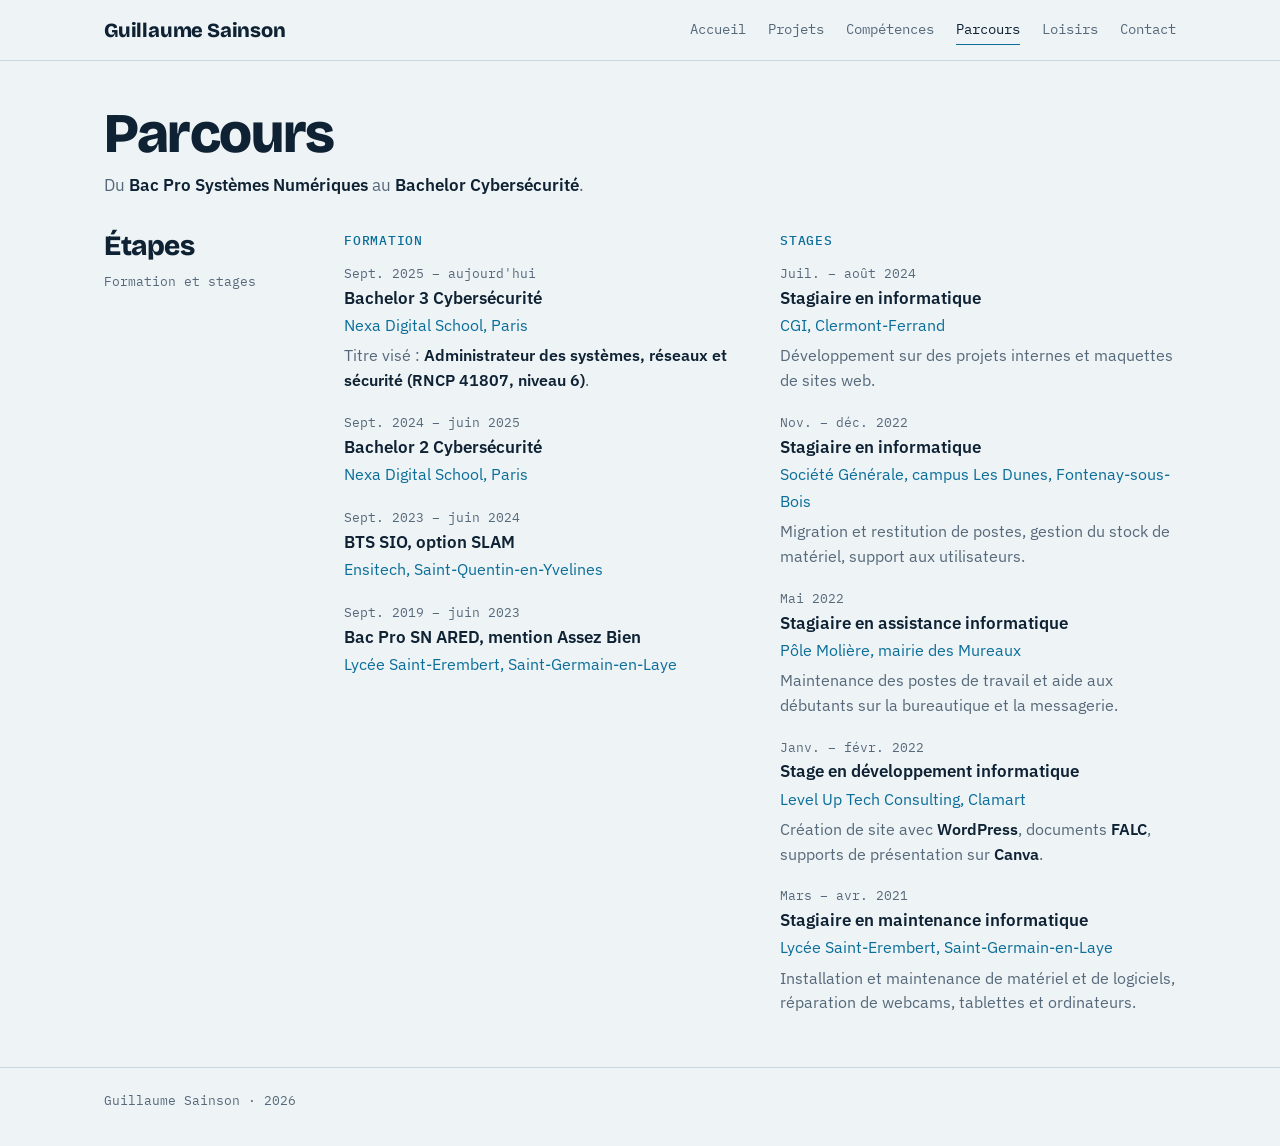
<file: parcours.html>
<!DOCTYPE html>
<html lang="fr">
<head>
  <meta charset="UTF-8">
  <meta name="viewport" content="width=device-width, initial-scale=1">
  <title>Parcours · Guillaume Sainson</title>
  <meta name="description" content="Portfolio de Guillaume Sainson, étudiant en 3e année de Bachelor Cybersécurité à Nexa Digital School, Paris.">
  <link rel="preconnect" href="https://fonts.googleapis.com">
  <link rel="preconnect" href="https://fonts.gstatic.com" crossorigin>
  <link href="https://fonts.googleapis.com/css2?family=Bricolage+Grotesque:opsz,wght@12..96,500;12..96,800&family=IBM+Plex+Mono:wght@400;500&family=IBM+Plex+Sans:wght@400;500;600&display=swap" rel="stylesheet">
  <link rel="stylesheet" href="css/style.css?v=202611180905">
</head>
<body>

  <!-- En-tête et menu (identiques sur toutes les pages) -->
  <header class="top">
    <div class="wrap">
      <a class="brand" href="index.html"><strong>Guillaume Sainson</strong></a>
      <nav aria-label="Pages">
        <a href="index.html">Accueil</a>
        <a href="projets.html">Projets</a>
        <a href="competences.html">Compétences</a>
        <a href="parcours.html" aria-current="page">Parcours</a>
        <a href="loisirs.html">Loisirs</a>
        <a href="contact.html">Contact</a>
      </nav>
    </div>
  </header>

  <!-- Contenu de la page -->
  <main>
  <div class="pagehead"><div class="wrap"><h1>Parcours</h1><p>Du <b>Bac Pro Systèmes Numériques</b> au <b>Bachelor Cybersécurité</b>.</p></div></div>
<section class="block flat" >
    <div class="wrap">
      <div class="side">
        <h2>Étapes</h2>
        <p>Formation et stages</p>
      </div>
      <div class="path">
        <div>
          <h3>Formation</h3>
          <ol>
            <li>
              <time>Sept. 2025 – aujourd'hui</time>
              <strong>Bachelor 3 Cybersécurité</strong>
              <span class="org">Nexa Digital School, Paris</span>
              <p>Titre visé : <b>Administrateur des systèmes, réseaux et sécurité (RNCP 41807, niveau 6)</b>.</p>
            </li>
            <li>
              <time>Sept. 2024 – juin 2025</time>
              <strong>Bachelor 2 Cybersécurité</strong>
              <span class="org">Nexa Digital School, Paris</span>
            </li>
            <li>
              <time>Sept. 2023 – juin 2024</time>
              <strong>BTS SIO, option SLAM</strong>
              <span class="org">Ensitech, Saint-Quentin-en-Yvelines</span>
            </li>
            <li>
              <time>Sept. 2019 – juin 2023</time>
              <strong>Bac Pro SN ARED, mention Assez Bien</strong>
              <span class="org">Lycée Saint-Erembert, Saint-Germain-en-Laye</span>
            </li>
          </ol>
        </div>
        <div>
          <h3>Stages</h3>
          <ol>
            <li>
              <time>Juil. – août 2024</time>
              <strong>Stagiaire en informatique</strong>
              <span class="org">CGI, Clermont-Ferrand</span>
              <p>Développement sur des projets internes et maquettes de sites web.</p>
            </li>
            <li>
              <time>Nov. – déc. 2022</time>
              <strong>Stagiaire en informatique</strong>
              <span class="org">Société Générale, campus Les Dunes, Fontenay-sous-Bois</span>
              <p>Migration et restitution de postes, gestion du stock de matériel, support aux utilisateurs.</p>
            </li>
            <li>
              <time>Mai 2022</time>
              <strong>Stagiaire en assistance informatique</strong>
              <span class="org">Pôle Molière, mairie des Mureaux</span>
              <p>Maintenance des postes de travail et aide aux débutants sur la bureautique et la messagerie.</p>
            </li>
            <li>
              <time>Janv. – févr. 2022</time>
              <strong>Stage en développement informatique</strong>
              <span class="org">Level Up Tech Consulting, Clamart</span>
              <p>Création de site avec <b>WordPress</b>, documents <b>FALC</b>, supports de présentation sur <b>Canva</b>.</p>
            </li>
            <li>
              <time>Mars – avr. 2021</time>
              <strong>Stagiaire en maintenance informatique</strong>
              <span class="org">Lycée Saint-Erembert, Saint-Germain-en-Laye</span>
              <p>Installation et maintenance de matériel et de logiciels, réparation de webcams, tablettes et ordinateurs.</p>
            </li>
          </ol>
        </div>
      </div>
    </div>
  </section>
  </main>

  <footer>
    <div class="wrap"><p>Guillaume Sainson · 2026</p></div>
  </footer>
  <script src="js/anim.js?v=202611180905"></script>
</body>
</html>
</file>
<file: css/style.css>
/* Portfolio de Guillaume Sainson : feuille de style commune à toutes les pages */
/* Layout : une colonne large, libellés de section en marge gauche, héros en deux colonnes
   (texte + flocon-réseau dessiné en canvas). */
:root {
  --bg: #EEF3F6;
  --surface: #FFFFFF;
  --ink: #0E2233;
  --muted: #56697A;
  --line: #CBD8E0;
  --accent: #0B6E99;
  --accent-soft: #D6EAF2;
  --font-display: "Bricolage Grotesque", "Arial Narrow", Arial, sans-serif;
  --font-body: "IBM Plex Sans", "Segoe UI", Helvetica, Arial, sans-serif;
  --font-mono: "IBM Plex Mono", ui-monospace, "SFMono-Regular", Consolas, monospace;
  color-scheme: light;
}
@media (prefers-color-scheme: dark) {
  :root:not([data-theme="light"]) {
    --bg: #081620;
    --surface: #0E212E;
    --ink: #E4F0F6;
    --muted: #8FA6B5;
    --line: #1F3A4B;
    --accent: #7FD6F2;
    --accent-soft: #12303F;
    color-scheme: dark;
  }
}
:root[data-theme="dark"] {
  --bg: #081620;
  --surface: #0E212E;
  --ink: #E4F0F6;
  --muted: #8FA6B5;
  --line: #1F3A4B;
  --accent: #7FD6F2;
  --accent-soft: #12303F;
  color-scheme: dark;
}

*, *::before, *::after { box-sizing: border-box; }
html { scroll-behavior: smooth; }
body {
  margin: 0;
  background: var(--bg);
  color: var(--ink);
  font-family: var(--font-body);
  font-size: 17px;
  line-height: 1.6;
  -webkit-font-smoothing: antialiased;
}
a { color: inherit; }
a:focus-visible, button:focus-visible {
  outline: 2px solid var(--accent);
  outline-offset: 3px;
  border-radius: 4px;
}
.wrap { max-width: 1120px; margin: 0 auto; padding: 0 24px; }

/* Barre du haut */
.top {
  position: sticky; top: 0; z-index: 10;
  background: var(--bg);
  border-bottom: 1px solid var(--line);
}
.top .wrap {
  display: flex; flex-wrap: wrap; align-items: center;
  justify-content: space-between; gap: 8px 24px;
  padding-top: 14px; padding-bottom: 14px;
}
.brand { display: flex; align-items: baseline; gap: 12px; text-decoration: none; }
.brand strong { font-family: var(--font-display); font-weight: 800; font-size: 20px; letter-spacing: -0.01em; }
.brand span { font-family: var(--font-mono); font-size: 13px; color: var(--accent); }
.top nav { display: flex; flex-wrap: wrap; gap: 4px 22px; }
.top nav a {
  font-family: var(--font-mono); font-size: 13.5px;
  text-decoration: none; color: var(--muted);
  padding: 4px 0; border-bottom: 1px solid transparent;
}
.top nav a:hover { color: var(--ink); border-bottom-color: var(--accent); }

/* Héros */
.hero { padding: 56px 0 40px; }
.hero .wrap {
  display: grid; grid-template-columns: minmax(0, 1.25fr) minmax(0, 1fr);
  gap: 32px; align-items: center;
}
.eyebrow {
  font-family: var(--font-mono); font-size: 13.5px; color: var(--accent);
  margin: 0 0 18px;
}
h1 {
  font-family: var(--font-display); font-weight: 800;
  font-size: clamp(38px, 6.2vw, 72px); line-height: 1.02;
  letter-spacing: -0.025em; margin: 0 0 22px; text-wrap: balance;
}
h1 em { font-style: normal; color: var(--accent); }
.lead { max-width: 56ch; margin: 0 0 26px; color: var(--muted); font-size: 18px; }
.lead b { color: var(--ink); font-weight: 600; }
.status {
  display: inline-flex; align-items: flex-start; gap: 12px;
  background: var(--accent-soft); border-left: 3px solid var(--accent);
  padding: 12px 16px; max-width: 56ch; font-size: 15.5px;
}
.status .dot {
  flex: none; width: 9px; height: 9px; border-radius: 50%;
  background: var(--accent); margin-top: 8px;
}
.flake { width: 100%; max-width: 440px; justify-self: center; aspect-ratio: 1; }
.flake canvas { width: 100%; height: 100%; display: block; }

/* Sections */
section.block { border-top: 1px solid var(--line); padding: 52px 0; }
section.block .wrap {
  display: grid; grid-template-columns: 200px minmax(0, 1fr); gap: 24px 40px;
}
h2 {
  font-family: var(--font-display); font-weight: 800; font-size: 28px;
  letter-spacing: -0.015em; line-height: 1.1; margin: 0; text-wrap: balance;
}
.side p { font-family: var(--font-mono); font-size: 13px; color: var(--muted); margin: 10px 0 0; }

/* Projets */
.projects { list-style: none; margin: 0; padding: 0; }
.projects li {
  display: grid; grid-template-columns: minmax(0, 1fr) auto; gap: 6px 20px;
  align-items: baseline; padding: 18px 0; border-bottom: 1px solid var(--line);
}
.projects li:first-child { padding-top: 0; }
.projects h3 { font-family: var(--font-display); font-weight: 800; font-size: 22px; margin: 0; letter-spacing: -0.01em; }
.projects p { grid-column: 1 / -1; margin: 0; color: var(--muted); max-width: 62ch; }
.projects p.tags { font-family: var(--font-mono); font-size: 13px; color: var(--accent); }
.chip {
  font-family: var(--font-mono); font-size: 12.5px; white-space: nowrap;
  padding: 3px 10px; border-radius: 999px; border: 1px solid var(--line); color: var(--muted);
}
.chip.live { border-color: var(--accent); color: var(--accent); background: var(--accent-soft); }
.chip.done { border-color: var(--ink); color: var(--ink); }

/* Compétences */
.skills { display: grid; grid-template-columns: repeat(3, minmax(0, 1fr)); gap: 28px; }
.skills h3, .path h3 {
  font-family: var(--font-mono); font-weight: 500; font-size: 13px;
  color: var(--accent); margin: 0 0 12px; text-transform: uppercase; letter-spacing: 0.06em;
}
.skills ul { list-style: none; margin: 0; padding: 0; display: grid; gap: 8px; }
.skills li { padding-bottom: 8px; border-bottom: 1px solid var(--line); }
.skills li small { display: block; color: var(--muted); font-size: 14px; }

.intro { margin: 0 0 28px; max-width: 64ch; color: var(--muted); }
.intro b { color: var(--ink); font-weight: 600; }

/* Parcours */
.path { display: grid; grid-template-columns: repeat(2, minmax(0, 1fr)); gap: 36px 40px; }
.path ol { list-style: none; margin: 0; padding: 0; display: grid; gap: 20px; }
.path time {
  display: block; font-family: var(--font-mono); font-size: 13px;
  color: var(--muted); font-variant-numeric: tabular-nums;
}
.path strong { display: block; font-weight: 600; }
.path .org { color: var(--accent); font-size: 15.5px; }
.path p { margin: 4px 0 0; color: var(--muted); font-size: 15.5px; }

/* Contact */
.contact p { margin: 0 0 14px; max-width: 60ch; }
.mail {
  display: inline-block; font-family: var(--font-display); font-weight: 800;
  font-size: clamp(20px, 3.4vw, 34px); letter-spacing: -0.01em;
  color: var(--accent); text-decoration-thickness: 2px; text-underline-offset: 6px;
  overflow-wrap: anywhere;
}
.hobbies { color: var(--muted); font-size: 15.5px; margin-top: 22px; }

footer { border-top: 1px solid var(--line); padding: 22px 0 36px; }
footer p { margin: 0; font-family: var(--font-mono); font-size: 12.5px; color: var(--muted); }

@media (max-width: 820px) {
  .hero { padding-top: 36px; }
  .hero .wrap { grid-template-columns: minmax(0, 1fr); }
  .flake { max-width: 300px; order: -1; justify-self: start; }
  section.block .wrap { grid-template-columns: minmax(0, 1fr); }
  .skills, .path { grid-template-columns: minmax(0, 1fr); }
}
@media (prefers-reduced-motion: reduce) { html { scroll-behavior: auto; } }

.top nav a[aria-current="page"] { color: var(--ink); border-bottom-color: var(--accent); }
.page > section.block:first-child, .page > .pagehead + section.block { border-top: 0; }
.pagehead { padding: 44px 0 0; }
.pagehead h1 { font-size: clamp(34px, 5vw, 56px); margin: 0 0 10px; }
.pagehead p { margin: 0; color: var(--muted); max-width: 60ch; }
section.block.flat { border-top: 0; padding-top: 32px; }

/* Accueil : liens vers les pages */
.doors { display: grid; grid-template-columns: repeat(4, minmax(0, 1fr)); gap: 0; border-top: 1px solid var(--line); }
.doors a {
  display: block; text-decoration: none; padding: 22px 20px 26px;
  border-right: 1px solid var(--line); border-bottom: 1px solid var(--line);
}
.doors a:last-child { border-right: 0; }
.doors a:hover { background: var(--accent-soft); }
.doors strong { display: block; font-family: var(--font-display); font-weight: 800; font-size: 22px; letter-spacing: -0.01em; }
.doors strong::after { content: " \2192"; color: var(--accent); }
.doors span { display: block; color: var(--muted); font-size: 15px; margin-top: 4px; }

/* Boîtes de compétences : survol = description + niveau */
h3.grp {
  font-family: var(--font-mono); font-weight: 500; font-size: 13px; color: var(--accent);
  margin: 28px 0 12px; text-transform: uppercase; letter-spacing: 0.06em;
}
h3.grp:first-of-type { margin-top: 0; }
.hint { font-family: var(--font-mono); font-size: 13px; color: var(--muted); margin: 0 0 22px; }
.tiles { list-style: none; margin: 0; padding: 0; display: grid; grid-template-columns: repeat(auto-fill, minmax(168px, 1fr)); gap: 14px; }
.tile {
  position: relative; min-height: 176px; border: 1px solid var(--line); border-radius: 10px;
  background: var(--surface); overflow: hidden; cursor: default;
}
.tile:focus-visible { outline: 2px solid var(--accent); outline-offset: 3px; }
.tile .front, .tile .back {
  position: absolute; inset: 0; display: flex; flex-direction: column; padding: 16px;
  transition: opacity .18s ease, transform .18s ease;
}
.tile .front { justify-content: space-between; }
.tile .mono { font-family: var(--font-display); font-weight: 800; font-size: 44px; line-height: 1; letter-spacing: -0.03em; color: var(--accent); }
.tile .name { font-weight: 600; }
.tile .back {
  background: var(--accent); color: var(--bg); gap: 6px; font-size: 14px; line-height: 1.4;
  opacity: 0; transform: translateY(8px);
}
.tile .back strong { font-family: var(--font-display); font-weight: 800; font-size: 17px; }
.tile:hover .back, .tile:focus .back, .tile:focus-within .back { opacity: 1; transform: none; }
.tile:hover .front, .tile:focus .front { opacity: 0; }
.lvl { display: flex; align-items: center; gap: 5px; margin-top: auto; }
.lvl i { width: 11px; height: 11px; border-radius: 50%; border: 1.5px solid var(--bg); }
.lvl i.on { background: var(--bg); }
.lvl b { font-family: var(--font-mono); font-weight: 500; font-size: 12.5px; margin-left: 6px; }

@media (max-width: 820px) {
  .doors { grid-template-columns: repeat(2, minmax(0, 1fr)); }
  .doors a:nth-child(2n) { border-right: 0; }
}
@media (prefers-reduced-motion: reduce) { .tile .front, .tile .back { transition: none; } }

/* Icônes : l'image s'affiche si le fichier existe, sinon les lettres restent */
.brand { align-items: center; }
.brand .logo { width: 30px; height: 30px; border-radius: 8px; display: block; }
.ico { display: flex; align-items: center; gap: 8px; height: 60px; }
.ico img { height: 56px; width: 56px; object-fit: contain; background: #fff; border-radius: 10px; padding: 6px; border: 1px solid var(--line); }
.ico img ~ .mono { display: none; }
.projects li { grid-template-columns: 56px minmax(0, 1fr) auto; column-gap: 18px; }
.projects .pico {
  grid-row: 1 / span 4; align-self: start; position: relative; width: 56px; height: 56px; border-radius: 12px;
  background: var(--accent-soft); border: 1px solid var(--line); overflow: hidden;
  display: flex; align-items: center; justify-content: center;
  font-family: var(--font-display); font-weight: 800; font-size: 26px; color: var(--accent);
}
.projects .pico img { position: absolute; inset: 0; width: 100%; height: 100%; object-fit: contain; background: #fff; padding: 6px; }
.projects p { grid-column: 2 / -1; }
@media (max-width: 520px) {
  .projects li { grid-template-columns: 44px minmax(0, 1fr); }
  .projects .pico { width: 44px; height: 44px; font-size: 20px; grid-row: 1; }
  .projects .chip { grid-column: 2; justify-self: start; }
  .projects p { grid-column: 1 / -1; }
}

.ico img { width: auto; min-width: 56px; max-width: 132px; }
.tile { min-height: 196px; }
.tile .back { font-size: 13.5px; }
.tile .back b { font-weight: 600; }
.doors { grid-template-columns: repeat(5, minmax(0, 1fr)); }
.doors strong { font-size: 20px; }
@media (max-width: 980px) { .doors { grid-template-columns: repeat(2, minmax(0, 1fr)); } .doors a:nth-child(2n) { border-right: 0; } }

/* Logos plus grands : ils remplissent la boîte */
.tile { min-height: 204px; }
.tile .front { justify-content: flex-start; gap: 10px; }
.ico { flex: 1; height: auto; min-height: 0; justify-content: center; gap: 10px; }
.ico img { height: 116px; width: auto; min-width: 0; max-width: 100%; padding: 8px; border: 0; border-radius: 12px; }
.ico img:not(:only-of-type) { height: 78px; max-width: 48%; }
.tile .mono { font-size: 64px; }
.tile .name { text-align: center; }

.links { list-style: none; margin: 28px 0 0; padding: 0; display: flex; flex-wrap: wrap; gap: 14px; }
.links a {
  display: flex; align-items: center; gap: 14px; text-decoration: none;
  padding: 12px 18px 12px 12px; border: 1px solid var(--line); border-radius: 12px; background: var(--surface);
}
.links a:hover { border-color: var(--accent); }
.links img { width: 44px; height: 44px; object-fit: contain; background: #fff; border-radius: 50%; }
.links strong { display: block; font-family: var(--font-display); font-weight: 800; font-size: 18px; }
.links small { display: block; color: var(--muted); font-size: 14px; }

h4.sub { font-family: var(--font-body); font-weight: 600; font-size: 16px; margin: 20px 0 10px; color: var(--ink); }
h3.grp + h4.sub { margin-top: 0; }

p b, .doors b { font-weight: 600; color: var(--ink); }
.tile .back b { color: inherit; }

b.big { font-size: 1.12em; }
.projects p.tags b { font-weight: 600; color: var(--accent); }

h3.pgrp { font-size: 14px; margin: 40px 0 16px; padding-bottom: 8px; border-bottom: 2px solid var(--accent); }
h3.pgrp:first-child { margin-top: 0; }
.projects li:last-child { border-bottom: 0; }

.tile-link { padding: 0; }
.tile-link > a { position: absolute; inset: 0; display: block; text-decoration: none; color: inherit; border-radius: inherit; }
.tile-link:hover { border-color: var(--accent); }
.tile-link:focus-within { outline: 2px solid var(--accent); outline-offset: 3px; }
.tile .cta { display: block; margin-top: 6px; font-family: var(--font-mono); font-size: 12px; font-weight: 500; }

/* Micro-animations (ajoutées par js/anim.js, sans JS tout reste visible) */
.anim .reveal { opacity: 0; transform: translateY(16px); }
.anim .reveal.in { opacity: 1; transform: none; transition: opacity .55s ease, transform .55s cubic-bezier(.2,.7,.2,1); }
.top { transition: box-shadow .25s ease; }
.top.scrolled { box-shadow: 0 1px 0 var(--line), 0 10px 26px rgba(11,34,51,.06); }
.tile { transition: transform .2s cubic-bezier(.2,.7,.2,1), box-shadow .2s ease, border-color .2s ease; will-change: transform; }
.tile:hover { transform: translateY(-5px); box-shadow: 0 14px 30px rgba(11,34,51,.1); }
.projects li, .links a, .doors a { transition: transform .2s cubic-bezier(.2,.7,.2,1); }
.links a:hover { transform: translateY(-3px); }
.mail { transition: color .2s ease; }
.anim .lvl i.on { transform: scale(0); }
.anim .reveal.in .lvl i.on { animation: pop .4s cubic-bezier(.2,1.4,.4,1) forwards; }
@keyframes pop { to { transform: scale(1); } }
@media (prefers-reduced-motion: reduce) {
  .anim .reveal, .anim .reveal.in { opacity: 1; transform: none; transition: none; }
  .tile:hover, .links a:hover { transform: none; }
  .anim .lvl i.on { transform: none; }
  .anim .reveal.in .lvl i.on { animation: none; }
}

/* « En savoir plus » des projets */
.projects details.more { grid-column: 2 / -1; margin-top: 6px; }
.more summary {
  display: inline-flex; align-items: center; gap: 8px; cursor: pointer; list-style: none;
  font-family: var(--font-mono); font-size: 13.5px; color: var(--accent);
  padding: 7px 14px; border: 1px solid var(--accent); border-radius: 999px; background: var(--accent-soft);
  transition: background .2s ease, color .2s ease;
}
.more summary::-webkit-details-marker { display: none; }
.more summary::after { content: "+"; font-size: 16px; line-height: 1; transition: transform .25s ease; }
.more[open] summary::after { transform: rotate(45deg); }
.more summary:hover { background: var(--accent); color: var(--bg); }
.more summary:focus-visible { outline: 2px solid var(--accent); outline-offset: 3px; }
.more-body { margin-top: 18px; padding: 22px 24px; border: 1px solid var(--line); border-radius: 14px; background: var(--surface); }
.more[open] .more-body { animation: open .35s cubic-bezier(.2,.7,.2,1); }
@keyframes open { from { opacity: 0; transform: translateY(-6px); } to { opacity: 1; transform: none; } }
.more-body h4 { font-family: var(--font-display); font-weight: 800; font-size: 19px; margin: 26px 0 10px; letter-spacing: -0.01em; }
.more-body h4:nth-of-type(1) { margin-top: 8px; }
.more-body p { margin: 0 0 8px; max-width: 70ch; }
.more-body .note { font-family: var(--font-mono); font-size: 13px; color: var(--muted); }
.kpis { display: grid; grid-template-columns: repeat(auto-fill, minmax(130px, 1fr)); gap: 10px; margin: 0; }
.kpis div { padding: 12px 14px; border-radius: 10px; background: var(--accent-soft); }
.kpis dt { font-family: var(--font-display); font-weight: 800; font-size: 24px; color: var(--accent); font-variant-numeric: tabular-nums; }
.kpis dd { margin: 2px 0 0; font-size: 13.5px; color: var(--muted); }
.vlans { list-style: none; margin: 0; padding: 0; display: grid; grid-template-columns: repeat(auto-fill, minmax(220px, 1fr)); gap: 6px 18px; }
.vlans li { padding: 6px 0; border-bottom: 1px solid var(--line); font-size: 15px; }
.vlans li { display: flex; gap: 10px; align-items: baseline; }
.vlans b { font-family: var(--font-mono); font-weight: 500; color: var(--accent); white-space: nowrap; flex: none; }
.blocs { display: grid; grid-template-columns: repeat(2, minmax(0, 1fr)); gap: 14px; }
.blocs section { padding: 16px; border: 1px solid var(--line); border-radius: 12px; }
.blocs h5 { display: flex; align-items: center; gap: 10px; margin: 0 0 8px; font-size: 16px; font-weight: 600; }
.blocs h5 span {
  display: inline-grid; place-items: center; width: 26px; height: 26px; border-radius: 50%;
  background: var(--accent); color: var(--bg); font-family: var(--font-mono); font-size: 13px;
}
.blocs p { font-size: 15px; }
.checks { margin: 0; padding-left: 20px; display: grid; gap: 6px; font-size: 15.5px; }
@media (max-width: 720px) { .blocs { grid-template-columns: minmax(0, 1fr); } .more-body { padding: 18px 16px; } }
@media (prefers-reduced-motion: reduce) { .more[open] .more-body { animation: none; } }

.steps { margin: 0; padding-left: 22px; display: grid; gap: 8px; font-size: 15.5px; }
.steps li::marker { color: var(--accent); font-family: var(--font-mono); font-weight: 500; }
.cls { width: 100%; border-collapse: collapse; font-size: 14.5px; }
.cls-wrap { overflow-x: auto; }
.cls th { text-align: left; font-family: var(--font-mono); font-weight: 500; font-size: 12.5px; color: var(--muted); text-transform: uppercase; letter-spacing: .05em; padding: 6px 10px 8px 0; border-bottom: 2px solid var(--accent); }
.cls td { padding: 9px 10px 9px 0; border-bottom: 1px solid var(--line); vertical-align: top; }
.cls td:first-child { white-space: nowrap; }
.cls td b { font-family: var(--font-mono); color: var(--accent); margin-right: 4px; }
.moscow { list-style: none; margin: 14px 0 0; padding: 0; display: grid; gap: 12px; }
.moscow li { display: grid; grid-template-columns: 150px minmax(0, 1fr) 48px; gap: 4px 12px; align-items: center; }
.moscow .lab { font-size: 14.5px; } .moscow .lab b { color: var(--accent); margin-right: 4px; }
.moscow .bar { height: 10px; border-radius: 99px; background: var(--accent-soft); position: relative; overflow: hidden; }
.moscow .bar::after { content: ""; position: absolute; inset: 0 auto 0 0; width: var(--w); background: var(--accent); border-radius: inherit; transform-origin: left; }
.more[open] .moscow .bar::after { animation: grow .8s cubic-bezier(.2,.7,.2,1) both; }
@keyframes grow { from { transform: scaleX(0); } to { transform: scaleX(1); } }
.moscow .pct { font-family: var(--font-mono); font-size: 13.5px; text-align: right; font-variant-numeric: tabular-nums; }
.moscow small { grid-column: 1 / -1; color: var(--muted); font-size: 13.5px; }
.blocs h5 .state { margin-left: auto; font-style: normal; font-family: var(--font-mono); font-size: 11.5px; font-weight: 500; color: var(--accent); border: 1px solid var(--accent); border-radius: 99px; padding: 1px 8px; }
@media (max-width: 560px) { .moscow li { grid-template-columns: 110px minmax(0,1fr) 40px; } .cls { font-size: 13.5px; } }
@media (prefers-reduced-motion: reduce) { .more[open] .moscow .bar::after { animation: none; } }

/* Les listes du bloc « En savoir plus » ne doivent pas hériter du style des cartes */
.projects .more-body li { display: list-item; grid-template-columns: none; padding: 0; border-bottom: 0; }
.projects .more-body .vlans li { display: flex; padding: 6px 0; border-bottom: 1px solid var(--line); }
.projects .more-body .moscow li { display: grid; grid-template-columns: 150px minmax(0, 1fr) 48px; }
.projects .more-body p { grid-column: auto; }
@media (max-width: 560px) { .projects .more-body .moscow li { grid-template-columns: 110px minmax(0,1fr) 40px; } }

.kpis { grid-template-columns: repeat(auto-fill, minmax(150px, 1fr)); }
.kpis dt { white-space: nowrap; font-size: 22px; }

/* Mots techniques : bulle de définition au survol */
a.term { position: relative; color: inherit; text-decoration: underline dotted; text-decoration-color: var(--accent); text-underline-offset: 3px; text-decoration-thickness: 1.5px; cursor: help; }
a.term:hover, a.term:focus-visible { color: var(--accent); }
a.term::after {
  content: attr(data-def); position: absolute; left: 0; bottom: calc(100% + 8px); z-index: 30;
  width: max-content; max-width: 280px; padding: 10px 12px; border-radius: 10px;
  background: var(--ink); color: var(--bg); font-family: var(--font-body); font-size: 13.5px; font-weight: 400;
  line-height: 1.45; letter-spacing: 0; text-transform: none; white-space: normal; text-align: left;
  box-shadow: 0 10px 28px rgba(0,0,0,.18); pointer-events: none;
  opacity: 0; transform: translateY(4px); transition: opacity .15s ease, transform .15s ease; visibility: hidden;
}
a.term:hover::after, a.term:focus-visible::after { opacity: 1; transform: none; visibility: visible; }
a.term.tip-right::after { left: auto; right: 0; }
a.term.tip-below::after { bottom: auto; top: calc(100% + 8px); }
.cls-wrap { overflow: visible; }
@media (max-width: 560px) { .cls-wrap { overflow-x: auto; } }
.lex { margin: 0; display: grid; grid-template-columns: repeat(2, minmax(0, 1fr)); gap: 0 32px; }
.lex div { padding: 12px 0; border-bottom: 1px solid var(--line); scroll-margin-top: 90px; border-radius: 8px; transition: background .4s ease; }
.lex dt { font-family: var(--font-display); font-weight: 800; font-size: 17px; }
.lex dd { margin: 3px 0 0; color: var(--muted); font-size: 15px; }
.lex div:target { background: var(--accent-soft); padding-left: 12px; padding-right: 12px; }
@media (max-width: 820px) { .lex { grid-template-columns: minmax(0, 1fr); } }
@media (prefers-reduced-motion: reduce) { a.term::after { transition: none; } }

a.term::after { white-space: pre-line; }
.lex dt .exp { display: block; font-family: var(--font-body); font-weight: 500; font-size: 13.5px; color: var(--accent); margin-top: 2px; }

.lex div { border-radius: 0; }
.lex div:target { border-radius: 8px; border-bottom-color: transparent; }

a.term::after { white-space: pre-line; max-width: 300px; }
.lex dt .full { display: block; font-family: var(--font-mono); font-weight: 400; font-size: 13px; color: var(--accent); margin-top: 2px; letter-spacing: 0; }

/* Photo de profil au centre du flocon (masquée tant que images/profil/photo.jpg n'existe pas) */
.flake { position: relative; }
.flake .avatar {
  position: absolute; left: 50%; top: 50%; width: 38%; aspect-ratio: 1; transform: translate(-50%, -50%);
  object-fit: cover; border-radius: 50%; z-index: 1;
  border: 4px solid var(--bg); box-shadow: 0 0 0 2px var(--accent), 0 14px 34px rgba(11,34,51,.18);
}

/* Accueil : bande « En bref » (terminal + projets à la une) et chiffres clés */
.home-band { padding: 8px 0 44px; }
.home-band .wrap { display: grid; grid-template-columns: minmax(0, 1.1fr) minmax(0, 1fr); gap: 28px; align-items: stretch; }
.console { background: #0B1A24; color: #CFE6F0; border-radius: 14px; overflow: hidden; box-shadow: 0 18px 40px rgba(11,34,51,.16); font-family: var(--font-mono); font-size: 14px; }
.console-bar { display: flex; align-items: center; gap: 7px; padding: 11px 14px; background: #10232F; border-bottom: 1px solid #1C3646; }
.console-bar i { width: 11px; height: 11px; border-radius: 50%; background: #2B4A5C; }
.console-bar i:nth-child(1) { background: #E5706A; } .console-bar i:nth-child(2) { background: #E9B95A; } .console-bar i:nth-child(3) { background: #6FCB8E; }
.console-bar span { margin-left: 8px; color: #7E9AAA; font-size: 12.5px; }
.console-body { padding: 18px 20px 22px; display: grid; gap: 4px; }
.console .ln { margin: 0; white-space: pre-wrap; line-height: 1.55; }
.console .cmd { color: #FFFFFF; } .console .cmd + .out { margin-top: -1px; }
.console .out { color: #8FB4C6; }
.console .out + .cmd { margin-top: 8px; }
.console .pr { color: #7FD6F2; }
.console .cur { display: inline-block; width: 8px; height: 16px; background: #7FD6F2; vertical-align: -3px; animation: blink 1.05s steps(1) infinite; }
@keyframes blink { 50% { opacity: 0; } }
.console.typing .ln { visibility: hidden; }
.console.typing .ln.shown { visibility: visible; }
.featured { display: grid; gap: 14px; align-content: start; }
.featured .eyebrow { margin: 0 0 2px; }
.feat { display: grid; gap: 6px; padding: 18px 20px; border: 1px solid var(--line); border-radius: 14px; background: var(--surface); text-decoration: none; color: inherit;
  transition: transform .2s cubic-bezier(.2,.7,.2,1), border-color .2s ease, box-shadow .2s ease; }
.feat:hover { transform: translateY(-4px); border-color: var(--accent); box-shadow: 0 14px 30px rgba(11,34,51,.1); }
.feat-tag { font-family: var(--font-mono); font-size: 12.5px; color: var(--accent); }
.feat strong { font-family: var(--font-display); font-weight: 800; font-size: 20px; line-height: 1.2; letter-spacing: -0.01em; }
.feat strong::after { content: " \2192"; color: var(--accent); }
.feat > span:last-child { color: var(--muted); font-size: 15px; }
.stats { margin: 0 0 44px; display: grid; grid-template-columns: repeat(4, minmax(0, 1fr)); gap: 0; border-top: 1px solid var(--line); border-bottom: 1px solid var(--line); }
.stats div { padding: 22px 20px; border-right: 1px solid var(--line); }
.stats div:last-child { border-right: 0; }
.stats dt { font-family: var(--font-display); font-weight: 800; font-size: 44px; line-height: 1; color: var(--accent); font-variant-numeric: tabular-nums; }
.stats dd { margin: 8px 0 0; color: var(--muted); font-size: 15px; }
@media (max-width: 860px) {
  .home-band .wrap { grid-template-columns: minmax(0, 1fr); }
  .stats { grid-template-columns: repeat(2, minmax(0, 1fr)); }
  .stats div:nth-child(2) { border-right: 0; }
  .stats div:nth-child(-n+2) { border-bottom: 1px solid var(--line); }
}
@media (prefers-reduced-motion: reduce) { .console .cur { animation: none; } .feat:hover { transform: none; } }

/* Fiche d'identité : visible seulement quand le flocon passe au-dessus du texte */
.idcard { display: none; }
@media (max-width: 820px) {
  .hero .wrap { grid-template-columns: minmax(0, 0.9fr) minmax(0, 1.1fr); gap: 20px 28px; }
  .hero .wrap > div:first-child { grid-column: 1 / -1; grid-row: 2; }
  .flake { grid-column: 1; grid-row: 1; order: 0; max-width: 300px; width: 100%; justify-self: center; }
  .idcard {
    display: grid; gap: 0; grid-column: 2; grid-row: 1; align-self: center; margin: 0;
    border: 1px solid var(--line); border-radius: 14px; background: var(--surface); padding: 6px 18px;
  }
  .idcard div { padding: 10px 0; border-bottom: 1px solid var(--line); }
  .idcard div:last-child { border-bottom: 0; }
  .idcard dt { font-family: var(--font-mono); font-size: 12px; color: var(--accent); text-transform: uppercase; letter-spacing: .06em; }
  .idcard dd { margin: 2px 0 0; font-weight: 600; font-size: 15.5px; line-height: 1.35; }
}
@media (max-width: 480px) {
  .hero .wrap { grid-template-columns: minmax(0, 1fr); }
  .flake { max-width: 240px; }
  .idcard { grid-column: 1; grid-row: 2; }
  .hero .wrap > div:first-child { grid-row: 3; }
}
</file>
